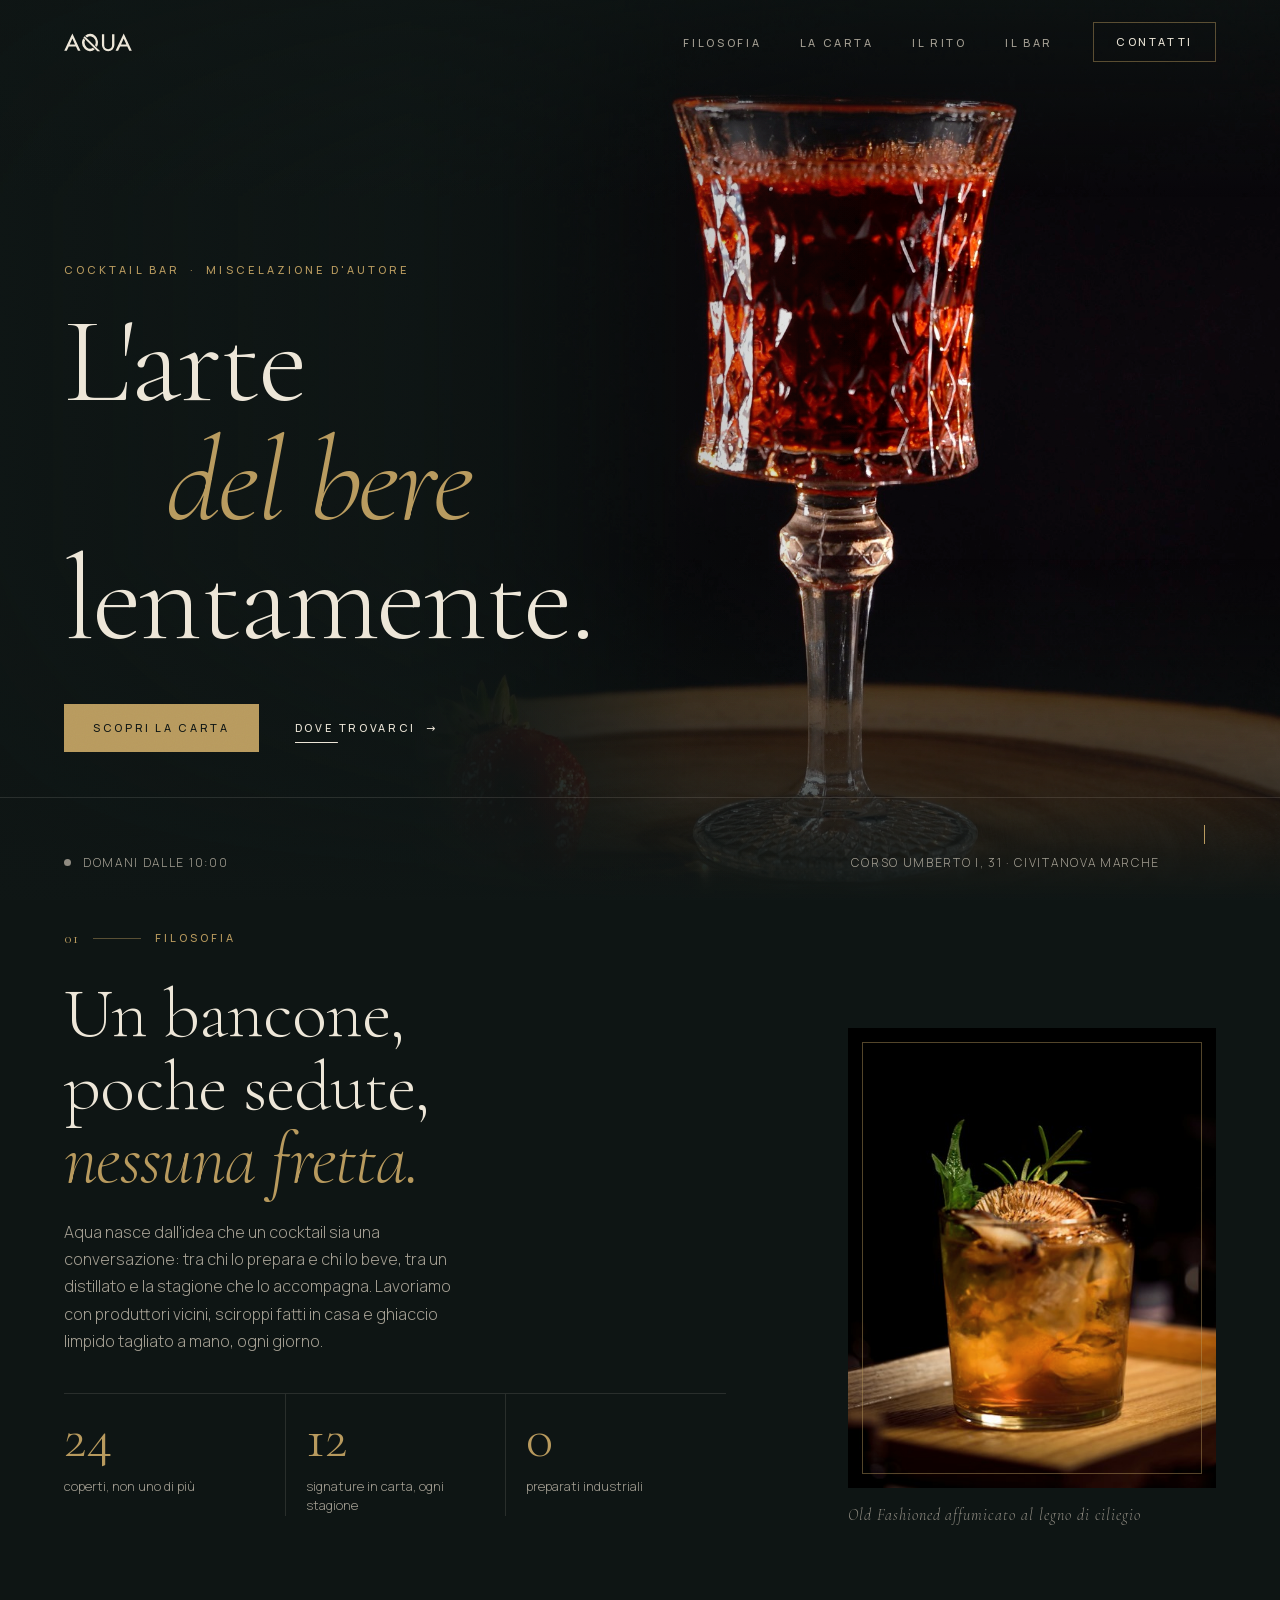
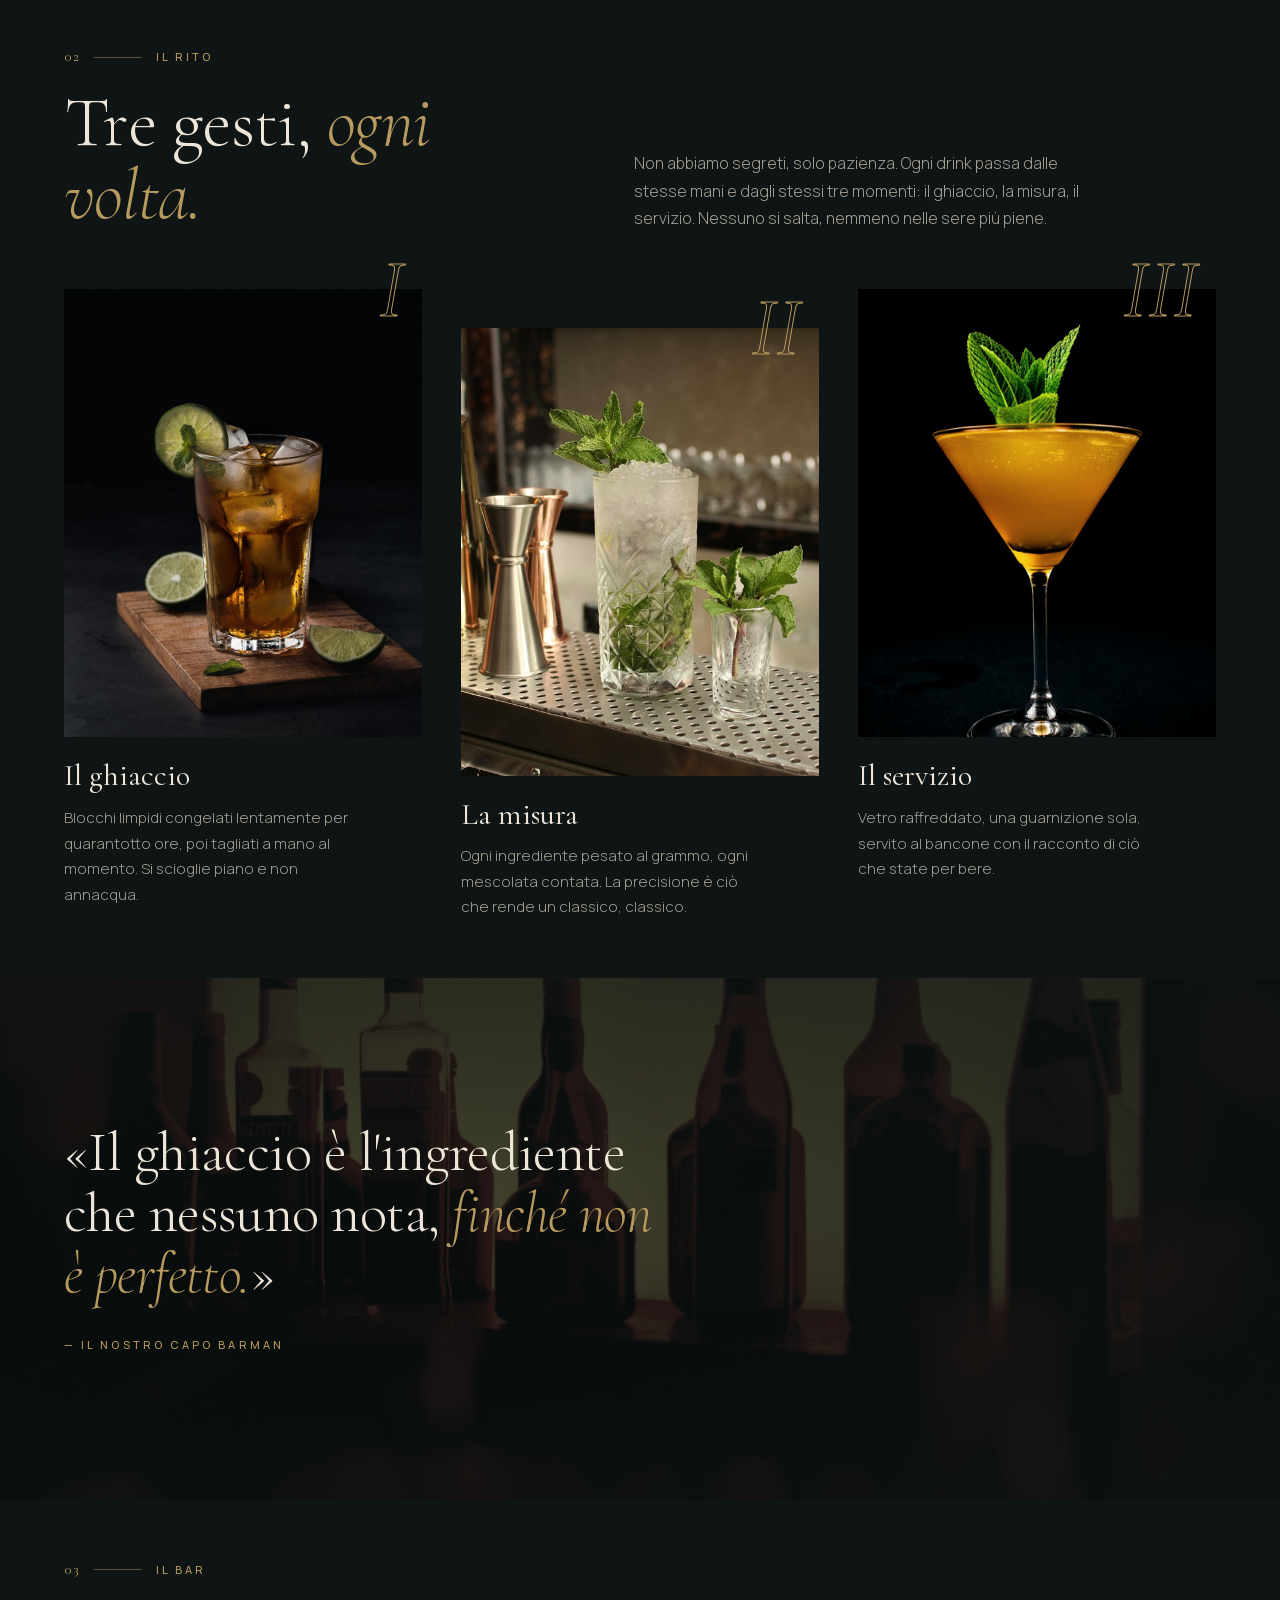
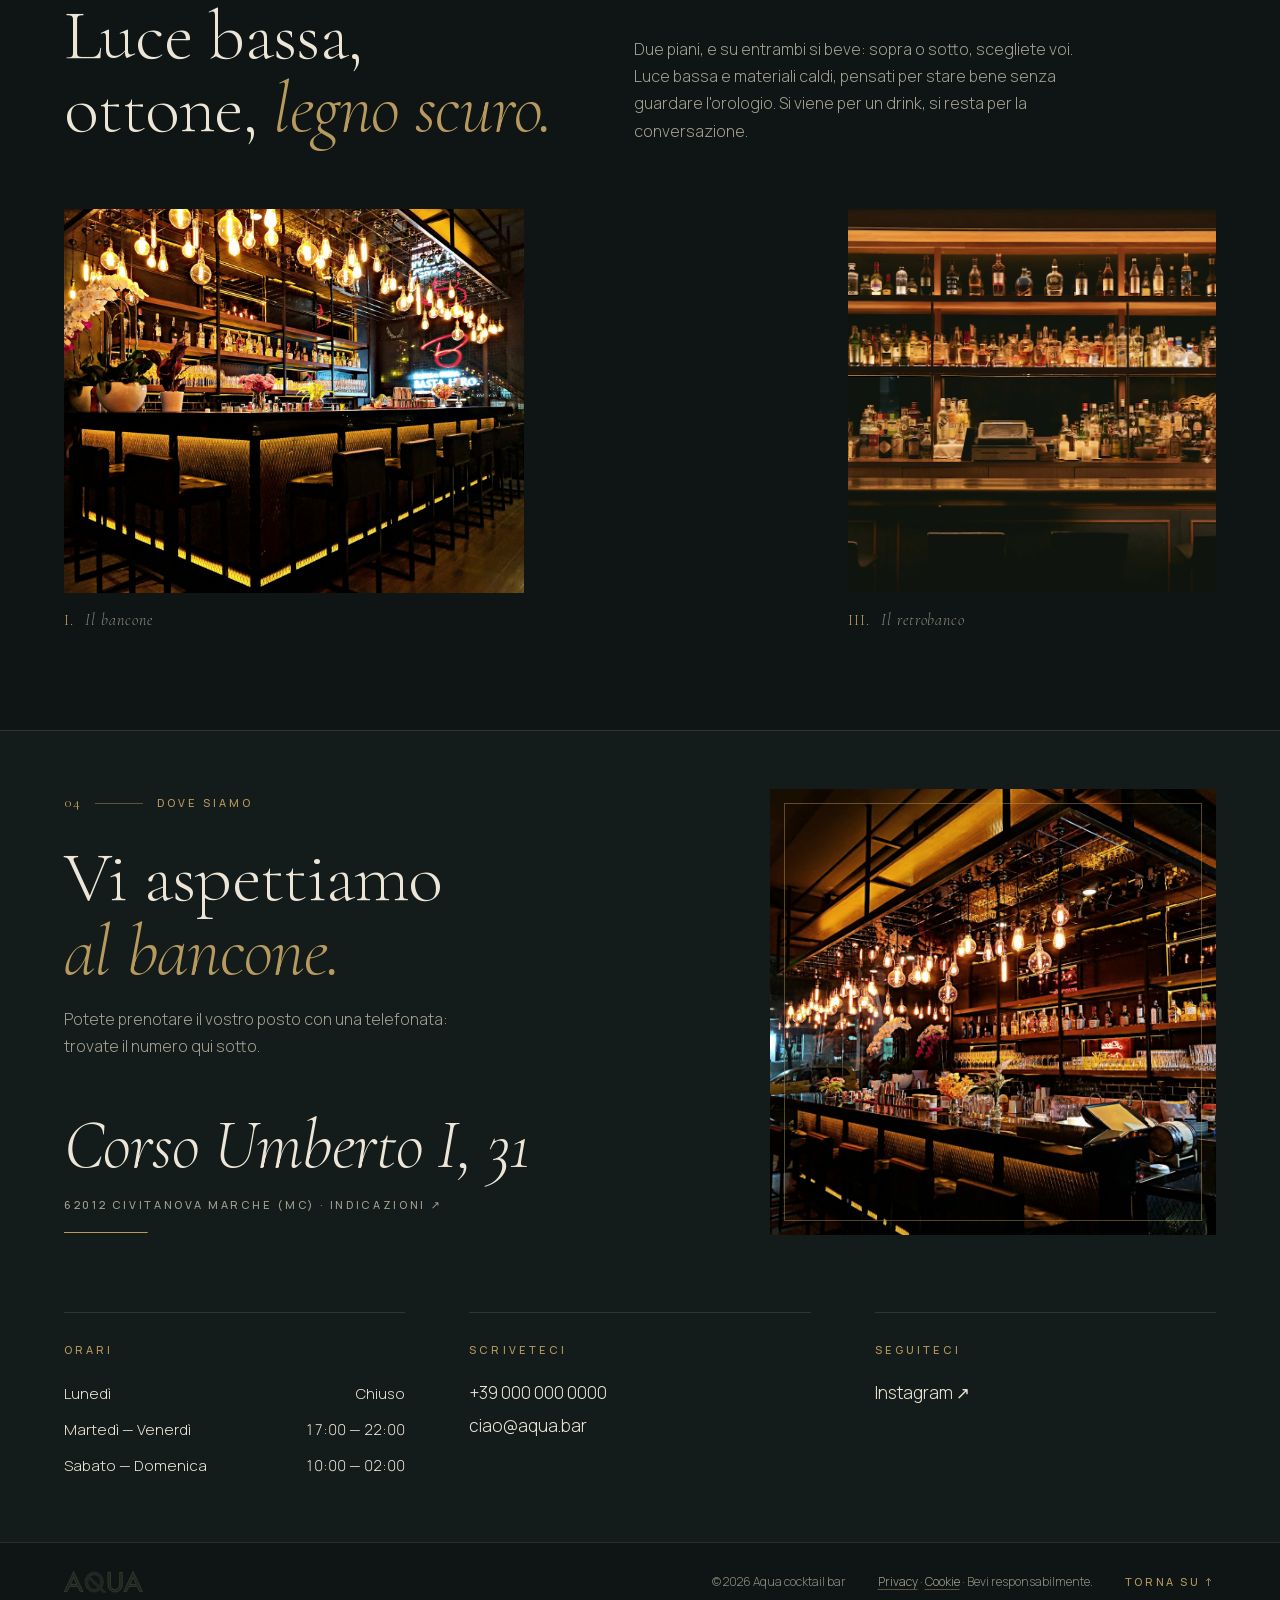
<file: index.html>
<!doctype html>
<html lang="it">
<head>
  <meta charset="utf-8">
  <meta name="viewport" content="width=device-width, initial-scale=1">
  <title>Aqua — Cocktail bar</title>
  <meta name="description" content="Aqua, cocktail bar a Civitanova Marche. Miscelazione d'autore, ghiaccio tagliato a mano e il tempo giusto per goderseli.">
  <meta name="theme-color" content="#0E1514">
  <link rel="icon" href="assets/favicon.svg?v=2" type="image/svg+xml">
  <link rel="apple-touch-icon" href="assets/icons/apple-touch-icon.png?v=2">
  <link rel="manifest" href="manifest.webmanifest?v=2">
  <meta property="og:type" content="website">
  <meta property="og:title" content="Aqua — Cocktail bar">
  <meta property="og:description" content="Miscelazione d'autore, ghiaccio tagliato a mano e il tempo giusto per goderseli.">
  <!-- Link preview for WhatsApp/Facebook: social crawlers do not read data/foto.properties, so the path is written here.
       When the site moves to its own domain, replace https://francescomalaccari98.github.io/aqua-sito/ everywhere. -->
  <meta property="og:image" content="https://francescomalaccari98.github.io/aqua-sito/assets/img/hero-calice-1920.jpg">
  <meta property="og:image:width" content="1920">
  <meta property="og:image:height" content="1440">
  <meta property="og:url" content="https://francescomalaccari98.github.io/aqua-sito/">
  <meta property="og:site_name" content="Aqua cocktail bar">
  <meta property="og:locale" content="it_IT">
  <meta name="twitter:card" content="summary_large_image">
  <link rel="canonical" href="https://francescomalaccari98.github.io/aqua-sito/">
  <!-- Structured data for Google (schema.org BarOrPub). Add "telephone" once the real number is known. -->
  <script type="application/ld+json">
  {
    "@context": "https://schema.org",
    "@type": "BarOrPub",
    "name": "Aqua cocktail bar",
    "url": "https://francescomalaccari98.github.io/aqua-sito/",
    "image": "https://francescomalaccari98.github.io/aqua-sito/assets/img/hero-calice-1920.jpg",
    "description": "Cocktail bar a Civitanova Marche.",
    "address": {
      "@type": "PostalAddress",
      "streetAddress": "Corso Umberto I, 31",
      "postalCode": "62012",
      "addressLocality": "Civitanova Marche",
      "addressRegion": "MC",
      "addressCountry": "IT"
    },
    "acceptsReservations": true,
    "hasMenu": "https://francescomalaccari98.github.io/aqua-sito/carta.html",
    "openingHoursSpecification": [
      { "@type": "OpeningHoursSpecification", "dayOfWeek": ["Tuesday", "Wednesday", "Thursday", "Friday"], "opens": "17:00", "closes": "22:00", "validFrom": "2026-11-26" },
      { "@type": "OpeningHoursSpecification", "dayOfWeek": ["Saturday", "Sunday"], "opens": "10:00", "closes": "02:00", "validFrom": "2026-11-26" }
    ]
  }
  </script>
  <script>
    document.documentElement.classList.add('js');
    // The site always opens at the top, even if the address still contains a #section
    try {
      if ('scrollRestoration' in history) history.scrollRestoration = 'manual';
      if (location.hash) history.replaceState(null, '', location.pathname + location.search);
    } catch (e) {}
    try { if (!sessionStorage.getItem('aqua-intro')) document.documentElement.classList.add('has-intro'); } catch (e) {}
    setTimeout(function () { if (!window.aquaReady) document.documentElement.classList.remove('js', 'has-intro'); }, 4000);
  </script>
  <link rel="preload" href="assets/fonts/cormorant-garamond-latin.woff2" as="font" type="font/woff2" crossorigin>
  <link rel="preload" href="assets/fonts/manrope-latin.woff2" as="font" type="font/woff2" crossorigin>
  <link rel="stylesheet" href="assets/css/fonts.css?v=27">
  <link rel="stylesheet" href="assets/css/style.css?v=40">
</head>
<body>
  <a class="skip" href="#main">Vai al contenuto</a>

  <!-- ============ INTRO (only on the first visit of the browser session) ============ -->
  <div class="intro" aria-hidden="true">
    <!-- First the logo Q, then the word opens up: "A" on the left, "UA" on the right -->
    <svg class="intro__logo" viewBox="146 308 1084 302" focusable="false">
      <g class="intro__word">
        <path class="intro__a" fill-rule="evenodd" d="M150,591 L279,314 L408,591 L368,591 L336,521 L222,521 L190,591 Z M279,394 L321,491 L237,491 Z"/>
        <g class="intro__q"><g transform="translate(428.54 316.94) scale(0.594)"><path d="M91.47,57.81 A211.0,233.0 0 0 1 402.40,362.65 L353.73,314.93 A146.5,166.0 0 0 0 138.77,104.18 Z"/><path d="M38.46,127.02 A211.0,233.0 0 0 0 346.44,428.96 L298.68,382.14 A146.5,166.0 0 0 1 87.98,175.57 Z"/><path d="M79.60,69.99 L493.73,476.00 L418.71,476.00 L42.83,107.49 Z"/></g></g>
        <g class="intro__ua"><path d="M749,326 V500 A99,98 0 0 0 947,500 V326 H910 V500 A62.5,65 0 0 1 785,500 V326 Z"/><path fill-rule="evenodd" d="M966,591 L1095,314 L1224,591 L1184,591 L1152,521 L1038,521 L1006,591 Z M1095,394 L1137,491 L1053,491 Z"/></g>
      </g>
    </svg>
    <span class="intro__line"></span>
  </div>

  <!-- ============ HEADER ============ -->
  <header class="site-header" id="top">
    <div class="site-header__inner">
      <a class="wordmark" href="#top" aria-label="Aqua, torna all'inizio"><svg class="logo" viewBox="0 0 1084 302" aria-hidden="true" focusable="false"><use href="assets/brand/logo.svg#aqua"></use></svg></a>

      <nav class="nav" aria-label="Navigazione principale">
        <ul class="nav__list">
          <li><a href="#filosofia">Filosofia</a></li>
          <li><a href="carta.html">La carta</a></li>
          <li><a href="#rito">Il rito</a></li>
          <li><a href="#bar">Il bar</a></li>
        </ul>
      </nav>

      <a class="btn btn--ghost site-header__cta" href="#contatti">Contatti</a>

      <button class="burger" aria-expanded="false" aria-controls="mobile-menu" aria-label="Apri il menu">
        <span></span><span></span>
      </button>
    </div>
  </header>

  <div class="mobile-menu" id="mobile-menu" hidden>
    <nav aria-label="Menu mobile">
      <ol class="mobile-menu__list">
        <li><a href="#filosofia"><svg class="mobile-menu__ico" aria-hidden="true" focusable="false"><use href="assets/icons/bicchieri.svg#coppa"></use></svg>Filosofia</a></li>
        <li><a href="carta.html"><svg class="mobile-menu__ico" aria-hidden="true" focusable="false"><use href="assets/icons/bicchieri.svg#martini"></use></svg>La carta</a></li>
        <li><a href="#rito"><svg class="mobile-menu__ico" aria-hidden="true" focusable="false"><use href="assets/icons/bicchieri.svg#tumbler"></use></svg>Il rito</a></li>
        <li><a href="#bar"><svg class="mobile-menu__ico" aria-hidden="true" focusable="false"><use href="assets/icons/bicchieri.svg#highball"></use></svg>Il bar</a></li>
        <li><a href="#contatti"><svg class="mobile-menu__ico" aria-hidden="true" focusable="false"><use href="assets/icons/bicchieri.svg#calice"></use></svg>Dove siamo</a></li>
      </ol>
    </nav>
    <div class="mobile-menu__bottom">
      <svg class="mobile-menu__q" viewBox="0 0 488 476" aria-hidden="true" focusable="false"><use href="assets/brand/logo.svg#q"></use></svg>
      <p class="mobile-menu__foot"><span>Corso Umberto I, 31</span><span>Civitanova Marche</span><span data-only-before-opening><span data-open-status>Inaugurazione 26 novembre</span></span></p>
    </div>
  </div>

  <main id="main">

    <!-- ============ HERO ============ -->
    <section class="hero" aria-labelledby="hero-title">
      <div class="hero__media">
        <!-- Video cover image. Every photo on the site is chosen in data/foto.properties -->
        <picture>
          <source media="(max-width: 640px)" data-foto="hero" data-foto-variante="mobile" width="1080" height="1350">
          <img class="hero__still" data-foto="hero" width="1920" height="1440" alt="" fetchpriority="high">
        </picture>
        <!-- Video (Pexels 8449557, Pexels licence): the files are chosen in data/foto.properties (hero.video…).
             The previous video (Pexels 5230368) can be restored from git history, e.g. commit 5d4102d. -->
        <video class="hero__video" muted playsinline preload="none" aria-hidden="true" tabindex="-1"></video>
      </div>

      <div class="hero__content wrap">
        <p class="eyebrow hero__eyebrow" data-hero-step>Cocktail bar<span class="hide-sm"> &nbsp;·&nbsp; Miscelazione d'autore</span></p>
        <h1 class="hero__title" id="hero-title">
          <span class="line"><span data-hero-step>L'arte</span></span>
          <span class="line"><em data-hero-step>del bere</em></span>
          <span class="line"><span data-hero-step>lentamente.</span></span>
        </h1>
        <div class="hero__actions" data-hero-step>
          <a class="btn btn--solid" href="carta.html">Scopri la carta</a>
          <a class="link-arrow" href="#contatti">Dove trovarci <span aria-hidden="true">→</span></a>
        </div>
      </div>

      <div class="hero__meta wrap" data-hero-step>
        <!-- Countdown: hides itself at the opening time and is replaced by the open/closed status -->
        <div class="countdown" data-countdown="2026-11-26T19:00:00+01:00">
          <p class="countdown__label">
            <span class="status__dot" aria-hidden="true"></span>
            <span>Inaugurazione<span class="countdown__date"> · <time datetime="2026-11-26T19:00"><span class="hide-sm">giovedì </span>26 novembre, <span class="hide-sm">ore </span>19:00</time></span></span>
          </p>
          <div class="countdown__units" role="timer" aria-label="Tempo all'inaugurazione">
            <div class="countdown__unit"><span class="countdown__num" data-unit="d">--</span><span class="countdown__cap">giorni</span></div>
            <span class="countdown__sep" aria-hidden="true"></span>
            <div class="countdown__unit"><span class="countdown__num" data-unit="h">--</span><span class="countdown__cap">ore</span></div>
            <span class="countdown__sep" aria-hidden="true"></span>
            <div class="countdown__unit"><span class="countdown__num" data-unit="m">--</span><span class="countdown__cap">minuti</span></div>
            <span class="countdown__sep" aria-hidden="true"></span>
            <div class="countdown__unit"><span class="countdown__num" data-unit="s">--</span><span class="countdown__cap">secondi</span></div>
          </div>
        </div>
        <p class="status" hidden><span class="status__dot" aria-hidden="true"></span><span data-open-status>Stasera dalle 17:00</span></p>
        <p class="hero__address hide-sm">Corso Umberto I, 31 · Civitanova Marche</p>
        <a class="scroll-cue" href="#filosofia" aria-label="Scorri alla sezione Filosofia"><span></span></a>
      </div>
    </section>

    <!-- ============ 01 PHILOSOPHY ============ -->
    <section class="philosophy section" id="filosofia" aria-labelledby="philo-title">
      <div class="wrap philosophy__grid">
        <div class="section-index reveal">
          <span class="section-index__num">01</span>
          <span class="section-index__label">Filosofia</span>
        </div>

        <div class="philosophy__text">
          <h2 class="display reveal" id="philo-title">
            Un bancone, poche sedute, <em>nessuna fretta.</em>
          </h2>
          <p class="lead reveal">
            Aqua nasce dall'idea che un cocktail sia una conversazione: tra chi lo prepara e chi lo beve,
            tra un distillato e la stagione che lo accompagna. Lavoriamo con produttori vicini, sciroppi fatti in casa
            e ghiaccio limpido tagliato a mano, ogni giorno.
          </p>
          <dl class="facts reveal">
            <div><dt data-count="24">24</dt><dd>coperti, non uno di più</dd></div>
            <div><dt data-count="12">12</dt><dd>signature in carta, ogni stagione</dd></div>
            <div><dt data-count="0">0</dt><dd>preparati industriali</dd></div>
          </dl>
        </div>

        <figure class="philosophy__figure reveal">
          <div class="frame">
            <img loading="lazy" data-foto="filosofia" alt="" width="900" height="1125">
          </div>
          <figcaption>Old Fashioned affumicato al legno di ciliegio</figcaption>
        </figure>
      </div>
    </section>

    <!-- ============ 02 THE RITUAL ============ -->
    <section class="ritual section" id="rito" aria-labelledby="ritual-title">
      <div class="wrap">
        <div class="ritual__head">
          <div class="section-index reveal">
            <span class="section-index__num">02</span>
            <span class="section-index__label">Il rito</span>
          </div>
          <h2 class="display reveal" id="ritual-title">Tre gesti, <em>ogni volta.</em></h2>
          <p class="lead reveal">Non abbiamo segreti, solo pazienza. Ogni drink passa dalle stesse mani e dagli stessi tre momenti: il ghiaccio, la misura, il servizio. Nessuno si salta, nemmeno nelle sere più piene.</p>
        </div>

        <ol class="ritual__steps">
          <li class="step reveal">
            <span class="step__num" aria-hidden="true">I</span>
            <div class="frame"><img loading="lazy" data-foto="rito.ghiaccio" alt=""></div>
            <h3 class="step__title">Il ghiaccio</h3>
            <p class="step__text">Blocchi limpidi congelati lentamente per quarantotto ore, poi tagliati a mano al momento. Si scioglie piano e non annacqua.</p>
          </li>
          <li class="step reveal">
            <span class="step__num" aria-hidden="true">II</span>
            <div class="frame"><img loading="lazy" data-foto="rito.misura" alt=""></div>
            <h3 class="step__title">La misura</h3>
            <p class="step__text">Ogni ingrediente pesato al grammo, ogni mescolata contata. La precisione è ciò che rende un classico, classico.</p>
          </li>
          <li class="step reveal">
            <span class="step__num" aria-hidden="true">III</span>
            <div class="frame"><img loading="lazy" data-foto="rito.servizio" alt=""></div>
            <h3 class="step__title">Il servizio</h3>
            <p class="step__text">Vetro raffreddato, una guarnizione sola, servito al bancone con il racconto di ciò che state per bere.</p>
          </li>
        </ol>
      </div>
    </section>

    <!-- ============ QUOTE ============ -->
    <section class="quote" aria-label="Citazione">
      <div class="quote__media" data-parallax>
        <img loading="lazy" data-foto="citazione" alt="">
      </div>
      <blockquote class="quote__text wrap reveal">
        <p>«Il ghiaccio è l'ingrediente che nessuno nota, <em>finché non è perfetto.</em>»</p>
        <footer>— Il nostro capo barman</footer>
      </blockquote>
    </section>

    <!-- ============ 03 THE BAR ============ -->
    <section class="space section" id="bar" aria-labelledby="space-title">
      <div class="wrap">
        <div class="space__head">
          <div class="section-index reveal">
            <span class="section-index__num">03</span>
            <span class="section-index__label">Il bar</span>
          </div>
          <h2 class="display reveal" id="space-title">Luce bassa, ottone, <em>legno scuro.</em></h2>
          <p class="lead reveal">Due piani, e su entrambi si beve: sopra o sotto, scegliete voi. Luce bassa e materiali caldi, pensati per stare bene senza guardare l'orologio. Si viene per un drink, si resta per la conversazione.</p>
        </div>

        <div class="gallery">
          <figure class="gallery__item gallery__item--a reveal">
            <div class="frame"><img loading="lazy" data-foto="bar.bancone" alt=""></div>
            <figcaption><span>I.</span> Il bancone</figcaption>
          </figure>
          <figure class="gallery__item gallery__item--b reveal">
            <div class="frame"><img loading="lazy" data-foto="bar.bottigliera" alt=""></div>
            <figcaption><span>II.</span> La bottigliera</figcaption>
          </figure>
          <figure class="gallery__item gallery__item--c reveal">
            <div class="frame"><img loading="lazy" data-foto="bar.retrobanco" alt=""></div>
            <figcaption><span>III.</span> Il retrobanco</figcaption>
          </figure>
        </div>
      </div>
    </section>

    <!-- ============ 04 WHERE WE ARE (address, hours, contacts) ============ -->
    <section class="visit section" id="contatti" aria-labelledby="visit-title">
      <div class="wrap">
        <div class="visit__grid">
          <div class="visit__main">
            <div class="section-index reveal">
              <span class="section-index__num">04</span>
              <span class="section-index__label">Dove siamo</span>
            </div>
            <h2 class="display reveal" id="visit-title">Vi aspettiamo <em>al bancone.</em></h2>
            <p class="lead reveal">Potete prenotare il vostro posto con una telefonata: trovate il numero qui sotto.</p>

            <a class="address-link reveal" href="https://www.google.com/maps/search/?api=1&amp;query=Corso+Umberto+I+31%2C+62012+Civitanova+Marche+MC" target="_blank" rel="noopener noreferrer">
              <span class="address-link__text">Corso Umberto I, 31</span>
              <span class="address-link__sub"><span class="address-link__city">62012 Civitanova Marche (MC)</span><span class="address-link__sep" aria-hidden="true"> · </span><span class="address-link__go">Indicazioni <span aria-hidden="true">↗</span></span></span>
            </a>
          </div>

          <figure class="visit__figure reveal">
            <div class="frame"><img loading="lazy" data-foto="dove-siamo" alt=""></div>
            <div class="visit__badge" data-only-before-opening>
              <span class="status"><span class="status__dot" aria-hidden="true"></span><span data-open-status>Stasera dalle 17:00</span></span>
            </div>
          </figure>
        </div>

        <div class="visit__info" id="contatti-info">
          <div class="info-block reveal">
            <h3 class="info-block__label">Orari</h3>
            <table class="hours">
              <tbody>
                <tr data-days="1"><th scope="row">Lunedì</th><td>Chiuso</td></tr>
                <tr data-days="2,3,4,5"><th scope="row">Martedì — Venerdì</th><td>17:00 — 22:00</td></tr>
                <tr data-days="6,0"><th scope="row">Sabato — Domenica</th><td>10:00 — 02:00</td></tr>
              </tbody>
            </table>
          </div>

          <div class="info-block reveal">
            <h3 class="info-block__label">Scriveteci</h3>
            <a class="info-link" href="tel:+390000000000">+39 000 000 0000</a>
            <a class="info-link" href="mailto:ciao@aqua.bar">ciao@aqua.bar</a>
          </div>

          <div class="info-block reveal">
            <h3 class="info-block__label">Seguiteci</h3>
            <a class="info-link" href="https://instagram.com/" target="_blank" rel="noopener noreferrer">Instagram ↗</a>
          </div>
        </div>
      </div>
    </section>
  </main>

  <!-- ============ FOOTER ============ -->
  <footer class="site-footer">
    <div class="wrap site-footer__inner">
      <p class="site-footer__mark" aria-hidden="true"><svg viewBox="0 0 1084 302" focusable="false"><use href="assets/brand/logo.svg#aqua"></use></svg></p>
      <p class="site-footer__small">© <span data-year>2026</span> Aqua<span class="hide-sm"> cocktail bar</span></p>
      <p class="site-footer__small site-footer__legal"><a href="privacy.html">Privacy</a> · <a href="privacy.html#cookie">Cookie</a> · Bevi responsabilmente.</p>
      <a class="site-footer__top" href="#top" aria-label="Torna su"><span class="hide-sm">Torna su </span>↑</a>
    </div>
  </footer>

  <div class="grain" aria-hidden="true"></div>
  <script src="assets/js/properties.js?v=2" defer></script>
  <script src="assets/js/main.js?v=38" defer></script>
</body>
</html>
</file>
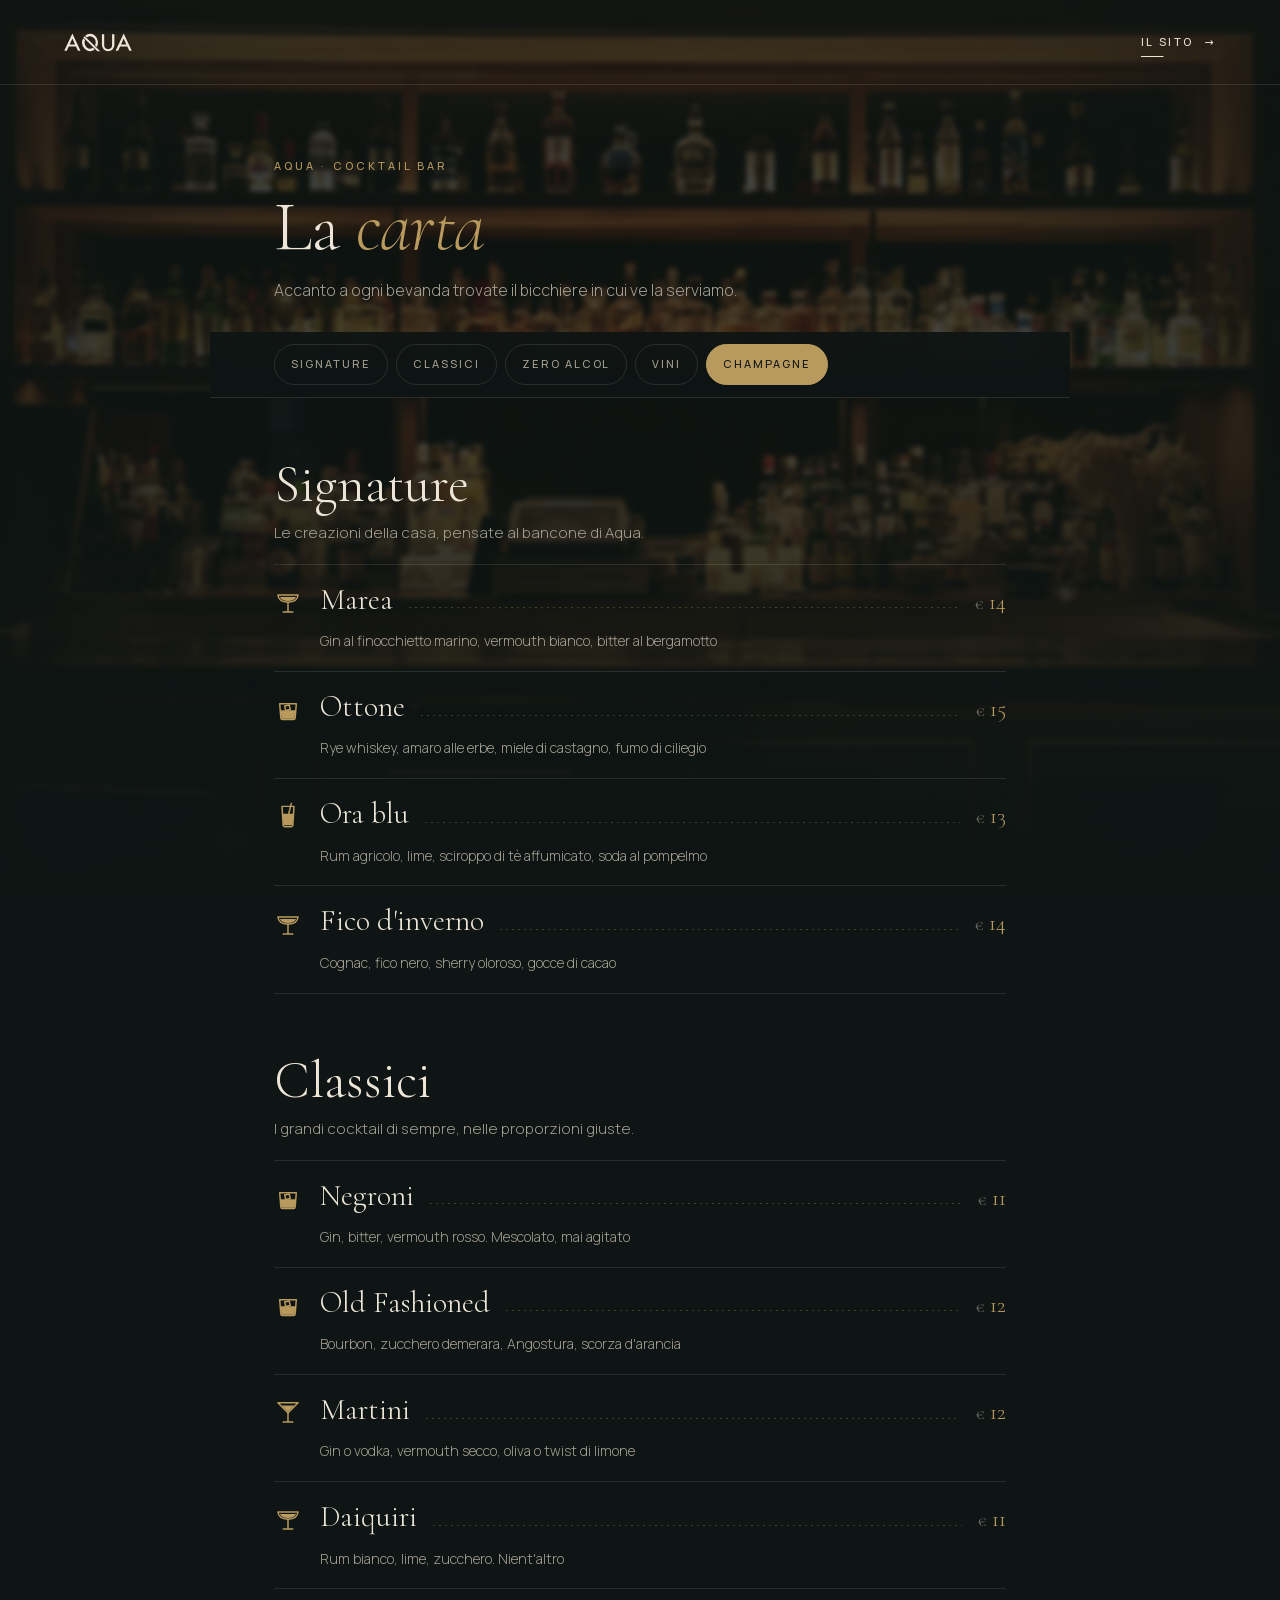
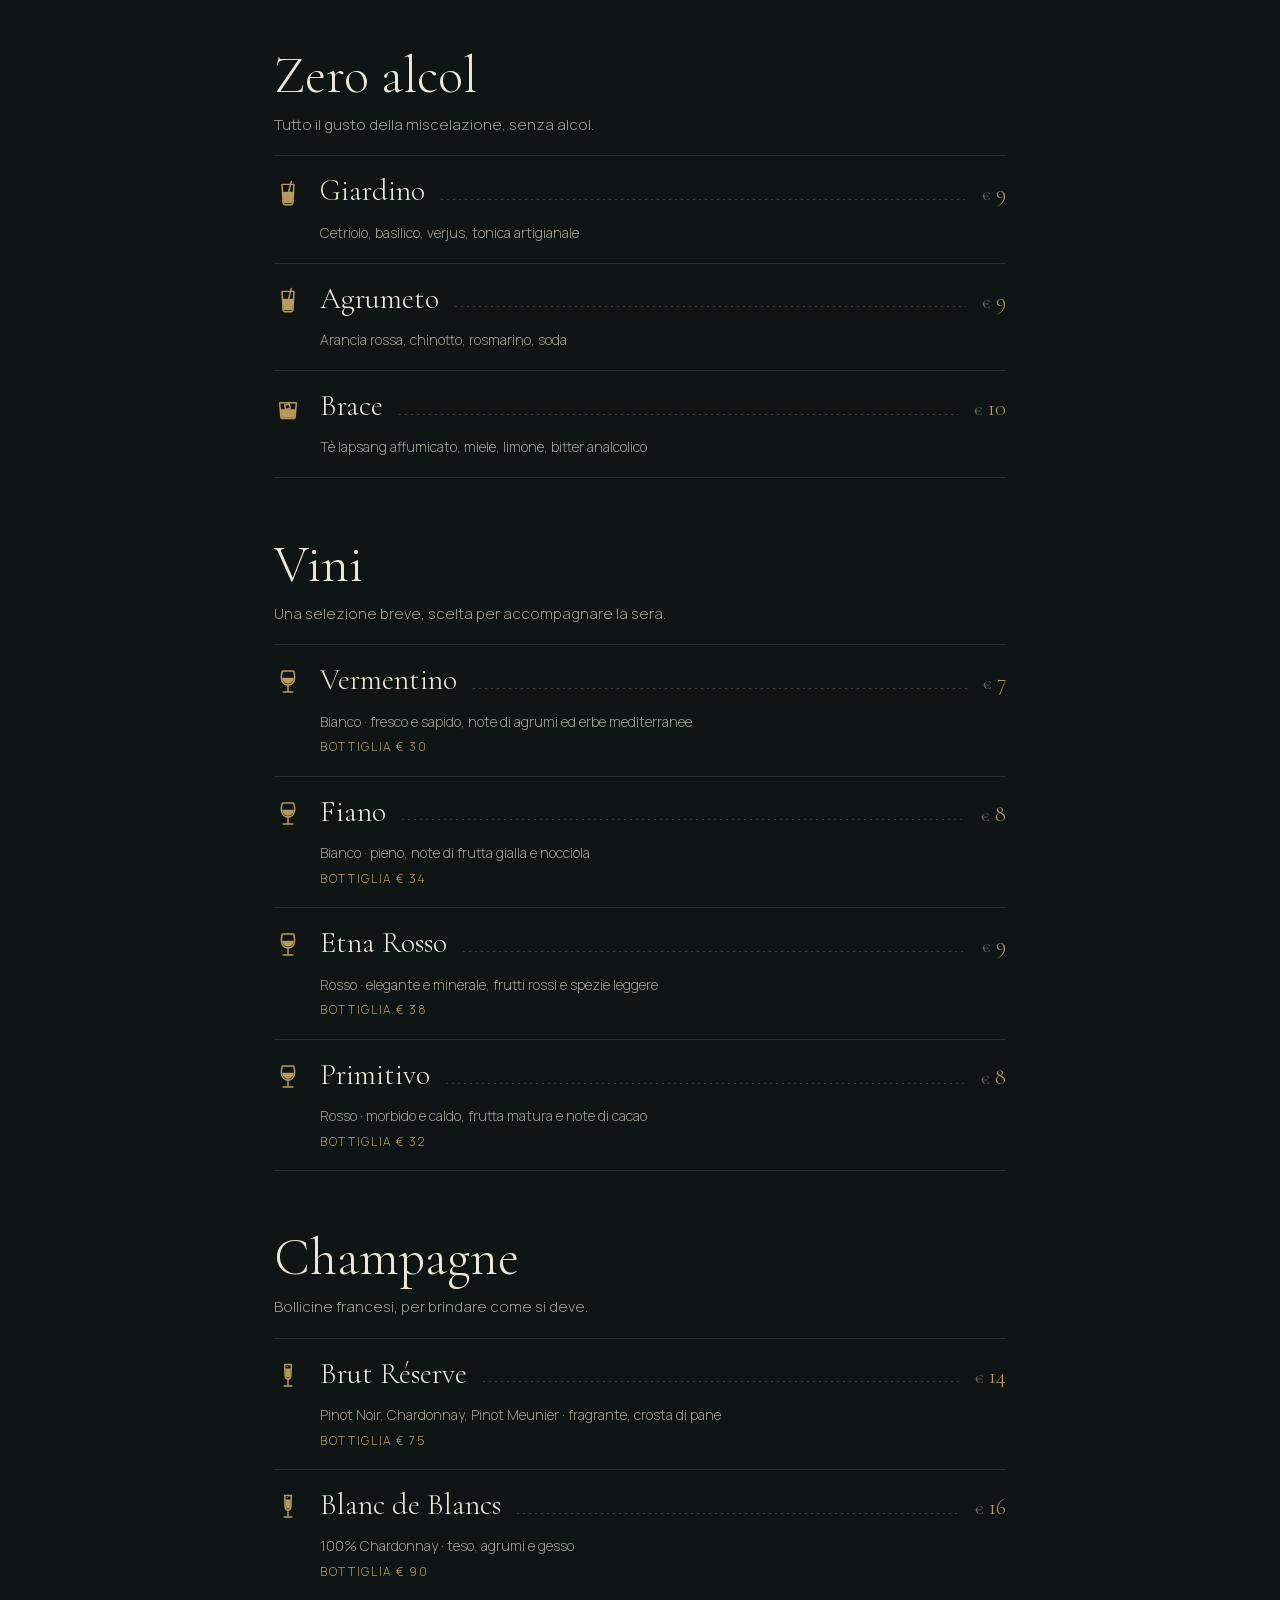
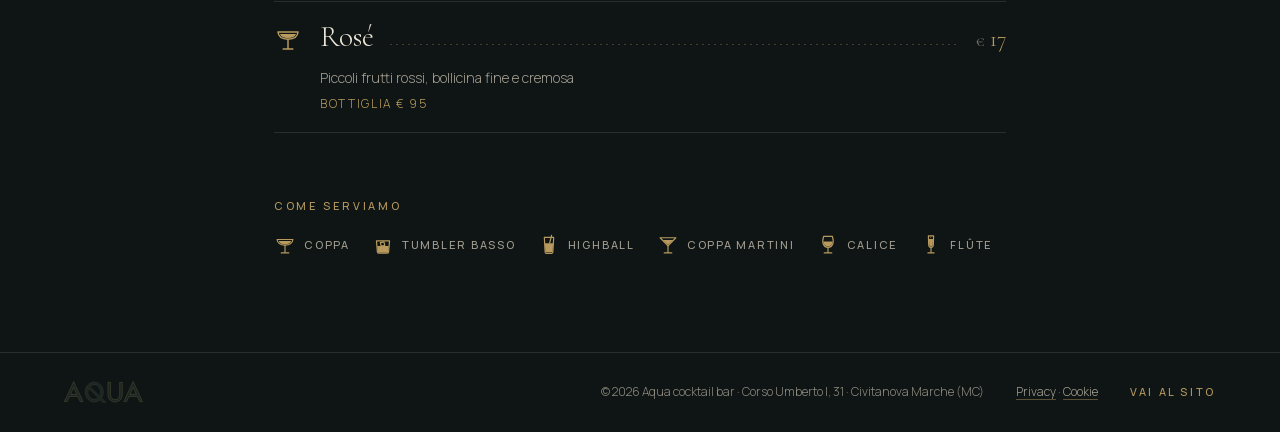
<file: carta.html>
<!doctype html>
<html lang="it">
<head>
  <meta charset="utf-8">
  <meta name="viewport" content="width=device-width, initial-scale=1">
  <title>La carta — Aqua</title>
  <meta name="description" content="La carta delle bevande di Aqua: signature, classici, zero alcol, vini e champagne.">
  <meta name="theme-color" content="#0E1514">
  <link rel="icon" href="assets/favicon.svg?v=2" type="image/svg+xml">
  <link rel="apple-touch-icon" href="assets/icons/apple-touch-icon.png?v=2">
  <link rel="manifest" href="manifest.webmanifest?v=2">
  <!-- Link preview when the menu link is shared (WhatsApp, Facebook…). Replace the domain if it changes. -->
  <meta property="og:type" content="website">
  <meta property="og:site_name" content="Aqua cocktail bar">
  <meta property="og:title" content="La carta — Aqua">
  <meta property="og:description" content="La carta delle bevande di Aqua, cocktail bar a Civitanova Marche.">
  <meta property="og:image" content="https://francescomalaccari98.github.io/aqua-sito/assets/img/foto-edc43d0e7129.jpg">
  <meta property="og:image:width" content="1200">
  <meta property="og:image:height" content="795">
  <meta property="og:url" content="https://francescomalaccari98.github.io/aqua-sito/carta.html">
  <meta property="og:locale" content="it_IT">
  <meta name="twitter:card" content="summary_large_image">
  <link rel="canonical" href="https://francescomalaccari98.github.io/aqua-sito/carta.html">
  <link rel="preload" href="assets/fonts/cormorant-garamond-latin.woff2" as="font" type="font/woff2" crossorigin>
  <link rel="preload" href="assets/fonts/manrope-latin.woff2" as="font" type="font/woff2" crossorigin>
  <link rel="stylesheet" href="assets/css/fonts.css?v=27">
  <link rel="stylesheet" href="assets/css/style.css?v=40">
</head>
<body class="carta-page">
  <a class="skip" href="#contenuto">Vai al contenuto</a>
  <!-- Fixed background behind the menu: the photo is chosen in data/foto.properties (carta.sfondo.foto) -->
  <div class="carta-bg" aria-hidden="true"><img data-foto="carta.sfondo" alt=""></div>

  <header class="legal-top">
    <div class="wrap legal-top__inner">
      <a class="wordmark" href="index.html" aria-label="Aqua, vai al sito"><svg class="logo" viewBox="0 0 1084 302" aria-hidden="true" focusable="false"><use href="assets/brand/logo.svg#aqua"></use></svg></a>
      <a class="link-arrow" href="index.html">Il sito <span aria-hidden="true">→</span></a>
    </div>
  </header>

  <!-- All menu content comes from data/menu.properties (see assets/js/carta.js) -->
  <main id="contenuto" class="carta wrap" data-carta-page>
    <p class="eyebrow">Aqua · Cocktail bar</p>
    <h1 class="display">La <em>carta</em></h1>
    <p class="carta__lead">Accanto a ogni bevanda trovate il bicchiere in cui ve la serviamo.</p>

    <nav class="carta__nav" aria-label="Categorie della carta" data-carta-nav></nav>

    <div data-carta-body>
      <noscript><p class="carta__error">Per vedere la carta serve JavaScript attivo. Chiedete pure al bancone.</p></noscript>
    </div>

    <aside class="carta__info" aria-label="Informazioni">
      <h2>Come serviamo</h2>
      <ul class="legend" data-carta-legend></ul>
    </aside>
  </main>

  <footer class="site-footer">
    <div class="wrap site-footer__inner">
      <p class="site-footer__mark" aria-hidden="true"><svg viewBox="0 0 1084 302" focusable="false"><use href="assets/brand/logo.svg#aqua"></use></svg></p>
      <p class="site-footer__small">© 2026 Aqua<span class="hide-sm"> cocktail bar · Corso Umberto I, 31 · Civitanova Marche (MC)</span></p>
      <p class="site-footer__small site-footer__legal"><a href="privacy.html#privacy">Privacy</a> · <a href="privacy.html#cookie">Cookie</a></p>
      <a class="site-footer__top" href="index.html">Vai al sito</a>
    </div>
  </footer>

  <script src="assets/js/properties.js?v=2" defer></script>
  <script src="assets/js/carta.js?v=31" defer></script>
</body>
</html>
</file>
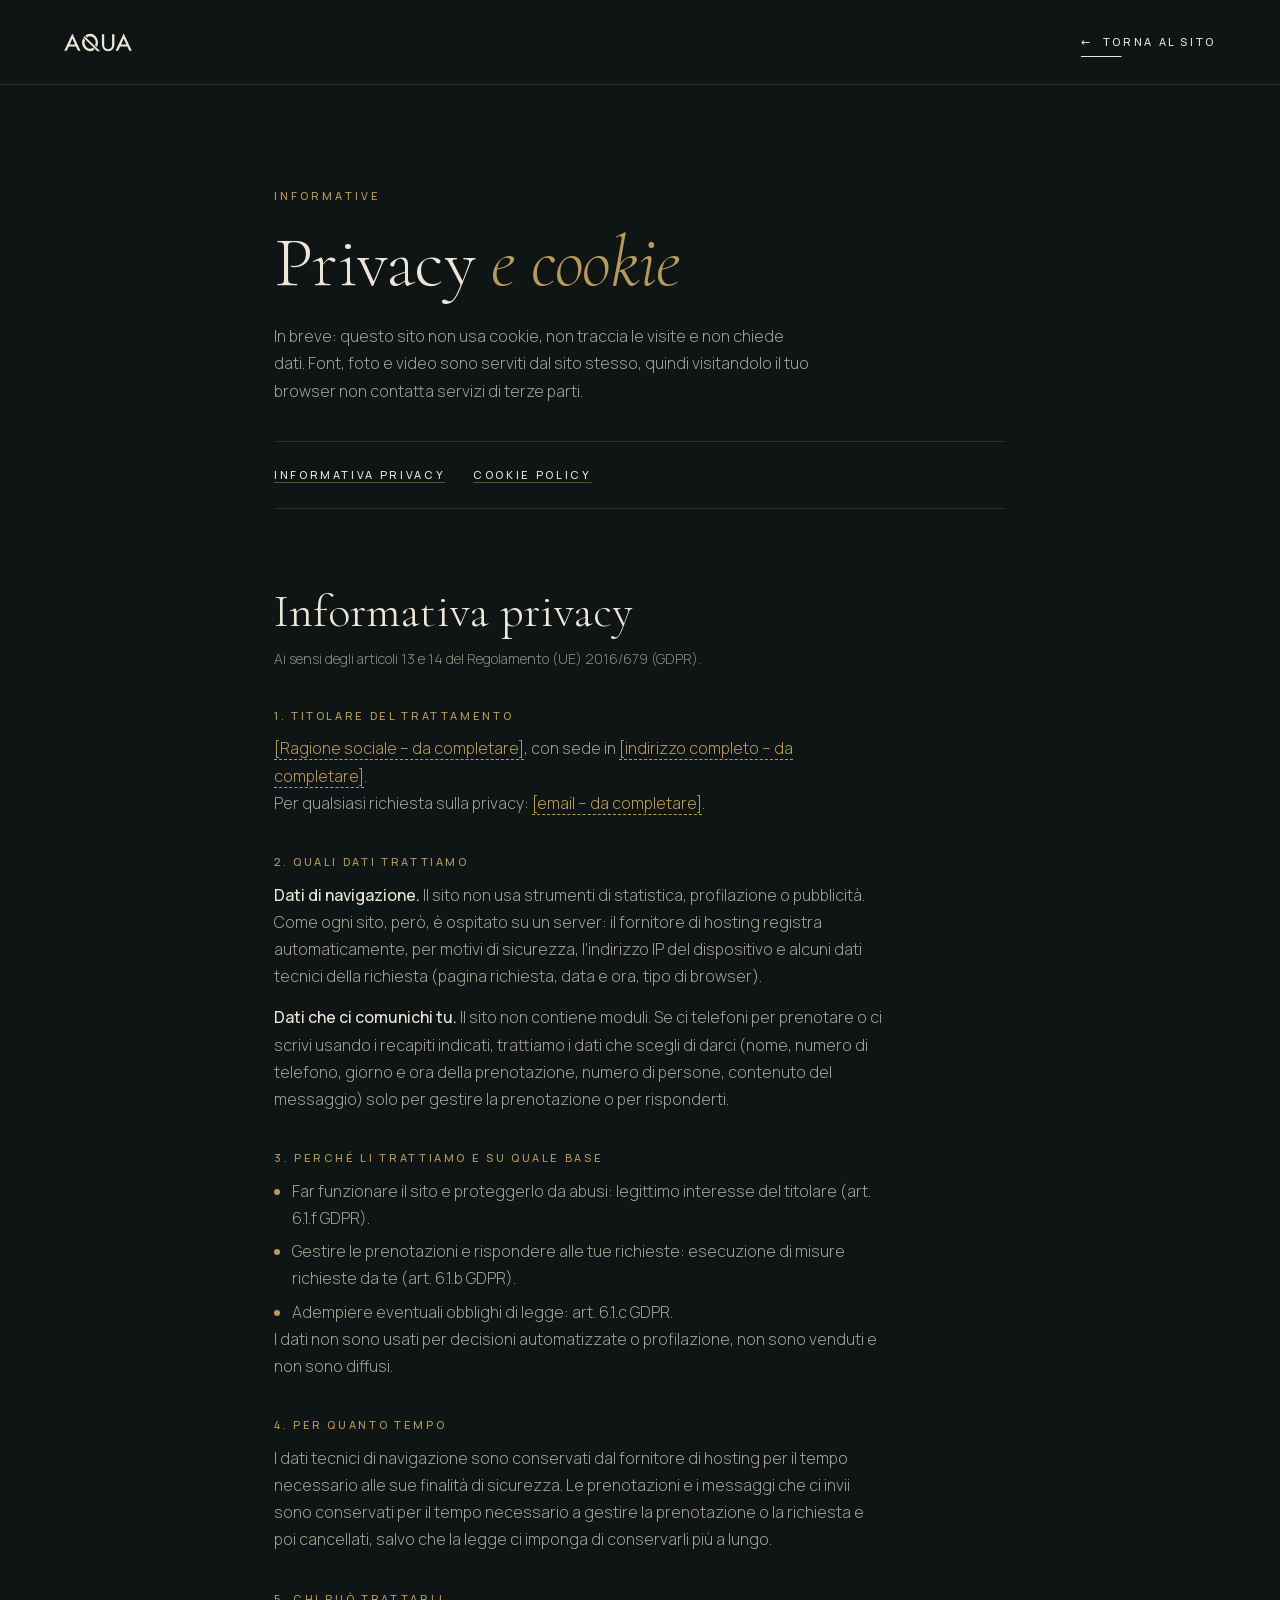
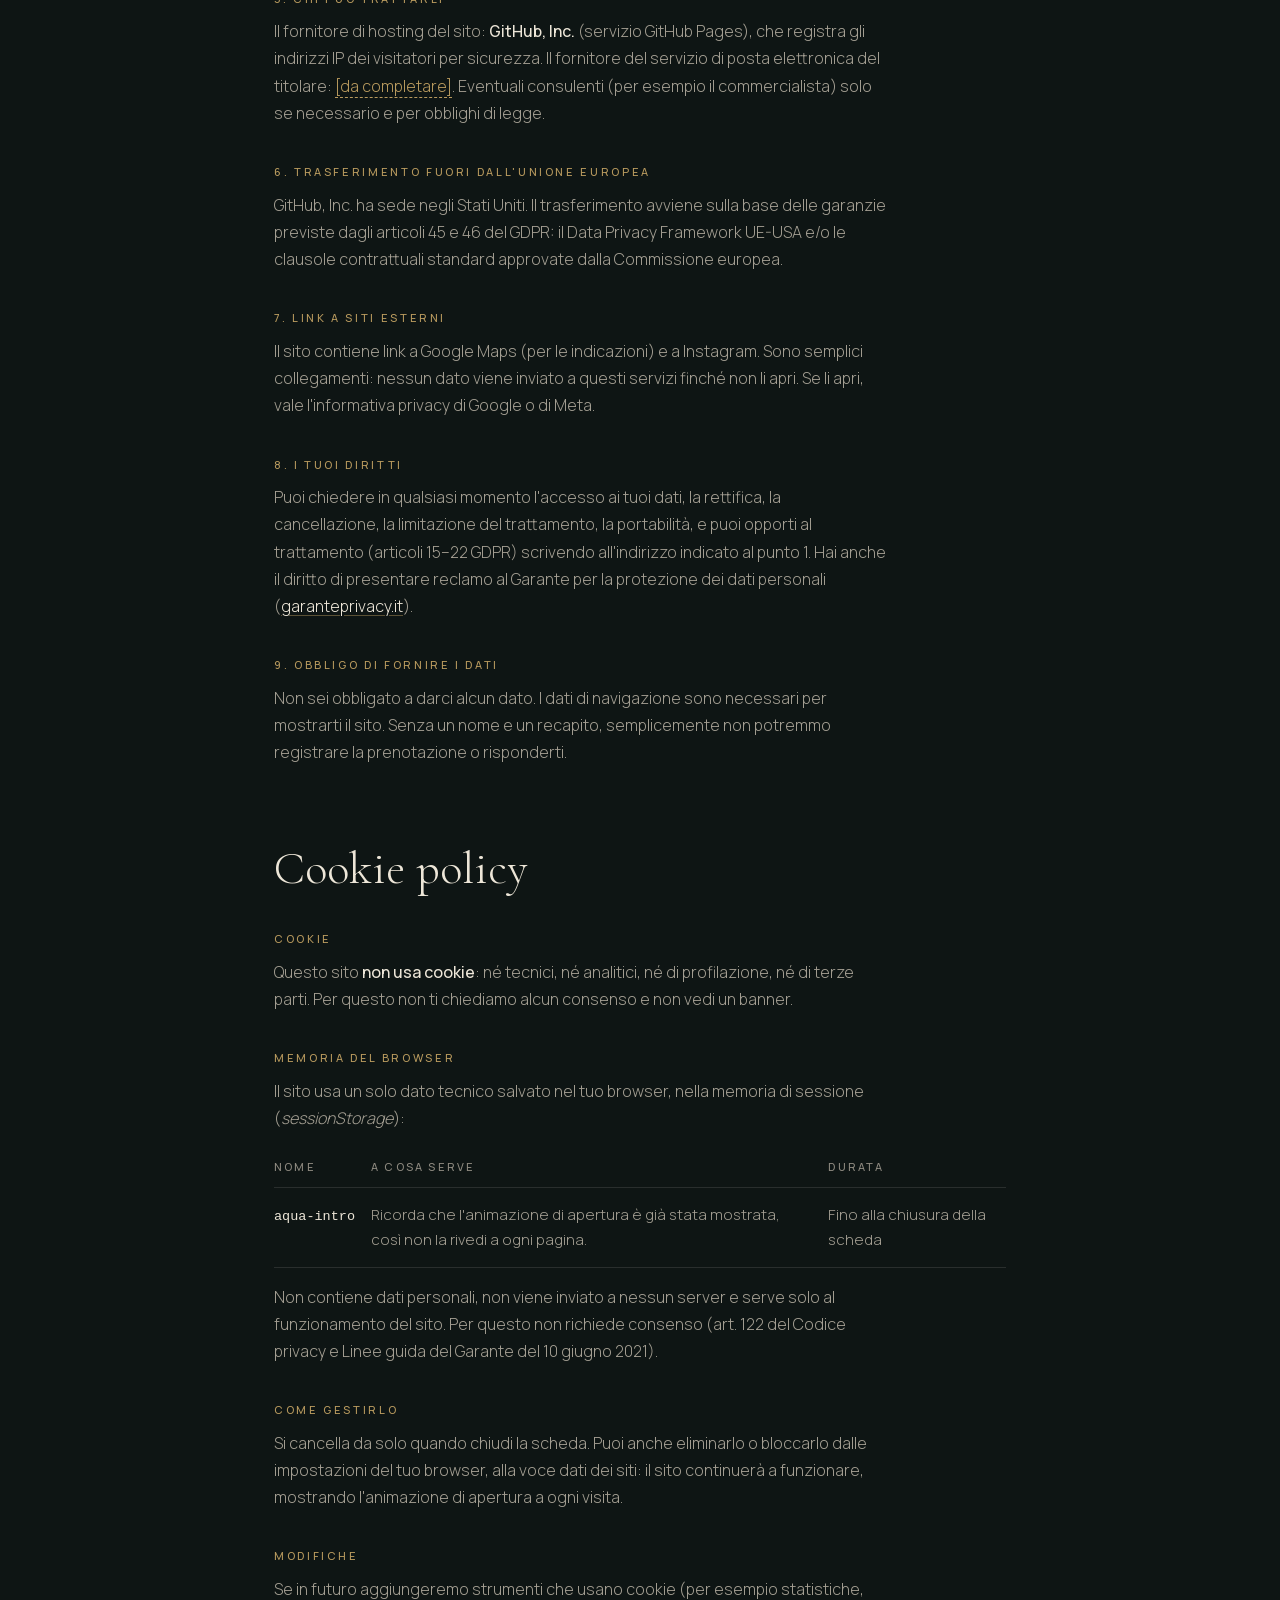
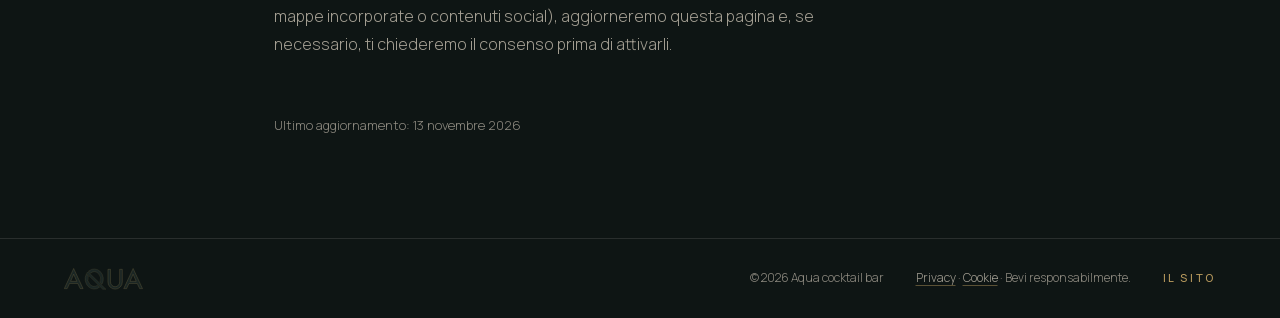
<file: privacy.html>
<!doctype html>
<html lang="it">
<head>
  <meta charset="utf-8">
  <meta name="viewport" content="width=device-width, initial-scale=1">
  <title>Privacy e cookie — Aqua</title>
  <meta name="description" content="Informativa sul trattamento dei dati personali e sull'uso dei cookie del sito di Aqua cocktail bar.">
  <meta name="theme-color" content="#0E1514">
  <link rel="icon" href="assets/favicon.svg?v=2" type="image/svg+xml">
  <link rel="apple-touch-icon" href="assets/icons/apple-touch-icon.png?v=2">
  <link rel="manifest" href="manifest.webmanifest?v=2">
  <link rel="preload" href="assets/fonts/cormorant-garamond-latin.woff2" as="font" type="font/woff2" crossorigin>
  <link rel="preload" href="assets/fonts/manrope-latin.woff2" as="font" type="font/woff2" crossorigin>
  <link rel="stylesheet" href="assets/css/fonts.css?v=27">
  <link rel="stylesheet" href="assets/css/style.css?v=40">
</head>
<body class="legal-page">
  <a class="skip" href="#contenuto">Vai al contenuto</a>

  <header class="legal-top">
    <div class="wrap legal-top__inner">
      <a class="wordmark" href="index.html" aria-label="Aqua, torna al sito"><svg class="logo" viewBox="0 0 1084 302" aria-hidden="true" focusable="false"><use href="assets/brand/logo.svg#aqua"></use></svg></a>
      <a class="link-arrow" href="index.html"><span aria-hidden="true">←</span> Torna al sito</a>
    </div>
  </header>

  <main id="contenuto" class="legal wrap">
    <p class="eyebrow">Informative</p>
    <h1 class="display">Privacy <em>e cookie</em></h1>
    <p class="lead">In breve: questo sito non usa cookie, non traccia le visite e non chiede dati. Font, foto e video sono serviti dal sito stesso, quindi visitandolo il tuo browser non contatta servizi di terze parti.</p>

    <nav class="legal__toc" aria-label="In questa pagina">
      <a href="#privacy">Informativa privacy</a>
      <a href="#cookie">Cookie policy</a>
    </nav>

    <!-- ============ PRIVACY NOTICE (GDPR art. 13) ============ -->
    <section id="privacy" class="legal__section" aria-labelledby="privacy-title">
      <h2 id="privacy-title">Informativa privacy</h2>
      <p class="legal__note">Ai sensi degli articoli 13 e 14 del Regolamento (UE) 2016/679 (GDPR).</p>

      <h3>1. Titolare del trattamento</h3>
      <p>
        <mark class="todo">[Ragione sociale – da completare]</mark>, con sede in <mark class="todo">[indirizzo completo – da completare]</mark>.<br>
        Per qualsiasi richiesta sulla privacy: <mark class="todo">[email – da completare]</mark>.
      </p>

      <h3>2. Quali dati trattiamo</h3>
      <p><strong>Dati di navigazione.</strong> Il sito non usa strumenti di statistica, profilazione o pubblicità. Come ogni sito, però, è ospitato su un server: il fornitore di hosting registra automaticamente, per motivi di sicurezza, l'indirizzo IP del dispositivo e alcuni dati tecnici della richiesta (pagina richiesta, data e ora, tipo di browser).</p>
      <p><strong>Dati che ci comunichi tu.</strong> Il sito non contiene moduli. Se ci telefoni per prenotare o ci scrivi usando i recapiti indicati, trattiamo i dati che scegli di darci (nome, numero di telefono, giorno e ora della prenotazione, numero di persone, contenuto del messaggio) solo per gestire la prenotazione o per risponderti.</p>

      <h3>3. Perché li trattiamo e su quale base</h3>
      <ul class="legal__list">
        <li>Far funzionare il sito e proteggerlo da abusi: legittimo interesse del titolare (art. 6.1.f GDPR).</li>
        <li>Gestire le prenotazioni e rispondere alle tue richieste: esecuzione di misure richieste da te (art. 6.1.b GDPR).</li>
        <li>Adempiere eventuali obblighi di legge: art. 6.1.c GDPR.</li>
      </ul>
      <p>I dati non sono usati per decisioni automatizzate o profilazione, non sono venduti e non sono diffusi.</p>

      <h3>4. Per quanto tempo</h3>
      <p>I dati tecnici di navigazione sono conservati dal fornitore di hosting per il tempo necessario alle sue finalità di sicurezza. Le prenotazioni e i messaggi che ci invii sono conservati per il tempo necessario a gestire la prenotazione o la richiesta e poi cancellati, salvo che la legge ci imponga di conservarli più a lungo.</p>

      <h3>5. Chi può trattarli</h3>
      <p>
        Il fornitore di hosting del sito: <strong>GitHub, Inc.</strong> (servizio GitHub Pages), che registra gli indirizzi IP dei visitatori per sicurezza.
        Il fornitore del servizio di posta elettronica del titolare: <mark class="todo">[da completare]</mark>.
        Eventuali consulenti (per esempio il commercialista) solo se necessario e per obblighi di legge.
      </p>

      <h3>6. Trasferimento fuori dall'Unione europea</h3>
      <p>GitHub, Inc. ha sede negli Stati Uniti. Il trasferimento avviene sulla base delle garanzie previste dagli articoli 45 e 46 del GDPR: il Data Privacy Framework UE-USA e/o le clausole contrattuali standard approvate dalla Commissione europea.</p>

      <h3>7. Link a siti esterni</h3>
      <p>Il sito contiene link a Google Maps (per le indicazioni) e a Instagram. Sono semplici collegamenti: nessun dato viene inviato a questi servizi finché non li apri. Se li apri, vale l'informativa privacy di Google o di Meta.</p>

      <h3>8. I tuoi diritti</h3>
      <p>Puoi chiedere in qualsiasi momento l'accesso ai tuoi dati, la rettifica, la cancellazione, la limitazione del trattamento, la portabilità, e puoi opporti al trattamento (articoli 15–22 GDPR) scrivendo all'indirizzo indicato al punto 1. Hai anche il diritto di presentare reclamo al Garante per la protezione dei dati personali (<a href="https://www.garanteprivacy.it" target="_blank" rel="noopener noreferrer">garanteprivacy.it</a>).</p>

      <h3>9. Obbligo di fornire i dati</h3>
      <p>Non sei obbligato a darci alcun dato. I dati di navigazione sono necessari per mostrarti il sito. Senza un nome e un recapito, semplicemente non potremmo registrare la prenotazione o risponderti.</p>
    </section>

    <!-- ============ COOKIE POLICY ============ -->
    <section id="cookie" class="legal__section" aria-labelledby="cookie-title">
      <h2 id="cookie-title">Cookie policy</h2>

      <h3>Cookie</h3>
      <p>Questo sito <strong>non usa cookie</strong>: né tecnici, né analitici, né di profilazione, né di terze parti. Per questo non ti chiediamo alcun consenso e non vedi un banner.</p>

      <h3>Memoria del browser</h3>
      <p>Il sito usa un solo dato tecnico salvato nel tuo browser, nella memoria di sessione (<em>sessionStorage</em>):</p>
      <div class="legal__table-wrap">
        <table class="legal__table">
          <thead><tr><th scope="col">Nome</th><th scope="col">A cosa serve</th><th scope="col">Durata</th></tr></thead>
          <tbody>
            <tr><td data-label="Nome"><code>aqua-intro</code></td><td data-label="A cosa serve">Ricorda che l'animazione di apertura è già stata mostrata, così non la rivedi a ogni pagina.</td><td data-label="Durata">Fino alla chiusura della scheda</td></tr>
          </tbody>
        </table>
      </div>
      <p>Non contiene dati personali, non viene inviato a nessun server e serve solo al funzionamento del sito. Per questo non richiede consenso (art. 122 del Codice privacy e Linee guida del Garante del 10 giugno 2021).</p>

      <h3>Come gestirlo</h3>
      <p>Si cancella da solo quando chiudi la scheda. Puoi anche eliminarlo o bloccarlo dalle impostazioni del tuo browser, alla voce dati dei siti: il sito continuerà a funzionare, mostrando l'animazione di apertura a ogni visita.</p>

      <h3>Modifiche</h3>
      <p>Se in futuro aggiungeremo strumenti che usano cookie (per esempio statistiche, mappe incorporate o contenuti social), aggiorneremo questa pagina e, se necessario, ti chiederemo il consenso prima di attivarli.</p>
    </section>

    <p class="legal__updated">Ultimo aggiornamento: 13 novembre 2026</p>
  </main>

  <footer class="site-footer">
    <div class="wrap site-footer__inner">
      <p class="site-footer__mark" aria-hidden="true"><svg viewBox="0 0 1084 302" focusable="false"><use href="assets/brand/logo.svg#aqua"></use></svg></p>
      <p class="site-footer__small">© 2026 Aqua<span class="hide-sm"> cocktail bar</span></p>
      <p class="site-footer__small site-footer__legal"><a href="privacy.html#privacy">Privacy</a> · <a href="privacy.html#cookie">Cookie</a> · Bevi responsabilmente.</p>
      <a class="site-footer__top" href="index.html">Il sito</a>
    </div>
  </footer>
</body>
</html>
</file>
<file: assets/css/fonts.css>
/* Fonts are served by the site itself (no request to Google, so no visitor IPs reach third parties).
   Cormorant Garamond and Manrope, SIL Open Font License 1.1. */

@font-face {
  font-family: 'Cormorant Garamond';
  font-style: italic;
  font-weight: 300;
  font-display: swap;
  src: url(../fonts/cormorant-garamond-italic-latin-ext.woff2) format('woff2');
  unicode-range: U+0100-02BA, U+02BD-02C5, U+02C7-02CC, U+02CE-02D7, U+02DD-02FF, U+0304, U+0308, U+0329, U+1D00-1DBF, U+1E00-1E9F, U+1EF2-1EFF, U+2020, U+20A0-20AB, U+20AD-20C4, U+2113, U+2C60-2C7F, U+A720-A7FF;
}

@font-face {
  font-family: 'Cormorant Garamond';
  font-style: italic;
  font-weight: 300;
  font-display: swap;
  src: url(../fonts/cormorant-garamond-italic-latin.woff2) format('woff2');
  unicode-range: U+0000-00FF, U+0131, U+0152-0153, U+02BB-02BC, U+02C6, U+02DA, U+02DC, U+0304, U+0308, U+0329, U+2000-206F, U+20AC, U+2122, U+2191, U+2193, U+2212, U+2215, U+FEFF, U+FFFD;
}

@font-face {
  font-family: 'Cormorant Garamond';
  font-style: italic;
  font-weight: 400;
  font-display: swap;
  src: url(../fonts/cormorant-garamond-italic-latin-ext.woff2) format('woff2');
  unicode-range: U+0100-02BA, U+02BD-02C5, U+02C7-02CC, U+02CE-02D7, U+02DD-02FF, U+0304, U+0308, U+0329, U+1D00-1DBF, U+1E00-1E9F, U+1EF2-1EFF, U+2020, U+20A0-20AB, U+20AD-20C4, U+2113, U+2C60-2C7F, U+A720-A7FF;
}

@font-face {
  font-family: 'Cormorant Garamond';
  font-style: italic;
  font-weight: 400;
  font-display: swap;
  src: url(../fonts/cormorant-garamond-italic-latin.woff2) format('woff2');
  unicode-range: U+0000-00FF, U+0131, U+0152-0153, U+02BB-02BC, U+02C6, U+02DA, U+02DC, U+0304, U+0308, U+0329, U+2000-206F, U+20AC, U+2122, U+2191, U+2193, U+2212, U+2215, U+FEFF, U+FFFD;
}

@font-face {
  font-family: 'Cormorant Garamond';
  font-style: normal;
  font-weight: 300;
  font-display: swap;
  src: url(../fonts/cormorant-garamond-latin-ext.woff2) format('woff2');
  unicode-range: U+0100-02BA, U+02BD-02C5, U+02C7-02CC, U+02CE-02D7, U+02DD-02FF, U+0304, U+0308, U+0329, U+1D00-1DBF, U+1E00-1E9F, U+1EF2-1EFF, U+2020, U+20A0-20AB, U+20AD-20C4, U+2113, U+2C60-2C7F, U+A720-A7FF;
}

@font-face {
  font-family: 'Cormorant Garamond';
  font-style: normal;
  font-weight: 300;
  font-display: swap;
  src: url(../fonts/cormorant-garamond-latin.woff2) format('woff2');
  unicode-range: U+0000-00FF, U+0131, U+0152-0153, U+02BB-02BC, U+02C6, U+02DA, U+02DC, U+0304, U+0308, U+0329, U+2000-206F, U+20AC, U+2122, U+2191, U+2193, U+2212, U+2215, U+FEFF, U+FFFD;
}

@font-face {
  font-family: 'Cormorant Garamond';
  font-style: normal;
  font-weight: 400;
  font-display: swap;
  src: url(../fonts/cormorant-garamond-latin-ext.woff2) format('woff2');
  unicode-range: U+0100-02BA, U+02BD-02C5, U+02C7-02CC, U+02CE-02D7, U+02DD-02FF, U+0304, U+0308, U+0329, U+1D00-1DBF, U+1E00-1E9F, U+1EF2-1EFF, U+2020, U+20A0-20AB, U+20AD-20C4, U+2113, U+2C60-2C7F, U+A720-A7FF;
}

@font-face {
  font-family: 'Cormorant Garamond';
  font-style: normal;
  font-weight: 400;
  font-display: swap;
  src: url(../fonts/cormorant-garamond-latin.woff2) format('woff2');
  unicode-range: U+0000-00FF, U+0131, U+0152-0153, U+02BB-02BC, U+02C6, U+02DA, U+02DC, U+0304, U+0308, U+0329, U+2000-206F, U+20AC, U+2122, U+2191, U+2193, U+2212, U+2215, U+FEFF, U+FFFD;
}

@font-face {
  font-family: 'Manrope';
  font-style: normal;
  font-weight: 300;
  font-display: swap;
  src: url(../fonts/manrope-latin-ext.woff2) format('woff2');
  unicode-range: U+0100-02BA, U+02BD-02C5, U+02C7-02CC, U+02CE-02D7, U+02DD-02FF, U+0304, U+0308, U+0329, U+1D00-1DBF, U+1E00-1E9F, U+1EF2-1EFF, U+2020, U+20A0-20AB, U+20AD-20C4, U+2113, U+2C60-2C7F, U+A720-A7FF;
}

@font-face {
  font-family: 'Manrope';
  font-style: normal;
  font-weight: 300;
  font-display: swap;
  src: url(../fonts/manrope-latin.woff2) format('woff2');
  unicode-range: U+0000-00FF, U+0131, U+0152-0153, U+02BB-02BC, U+02C6, U+02DA, U+02DC, U+0304, U+0308, U+0329, U+2000-206F, U+20AC, U+2122, U+2191, U+2193, U+2212, U+2215, U+FEFF, U+FFFD;
}

@font-face {
  font-family: 'Manrope';
  font-style: normal;
  font-weight: 400;
  font-display: swap;
  src: url(../fonts/manrope-latin-ext.woff2) format('woff2');
  unicode-range: U+0100-02BA, U+02BD-02C5, U+02C7-02CC, U+02CE-02D7, U+02DD-02FF, U+0304, U+0308, U+0329, U+1D00-1DBF, U+1E00-1E9F, U+1EF2-1EFF, U+2020, U+20A0-20AB, U+20AD-20C4, U+2113, U+2C60-2C7F, U+A720-A7FF;
}

@font-face {
  font-family: 'Manrope';
  font-style: normal;
  font-weight: 400;
  font-display: swap;
  src: url(../fonts/manrope-latin.woff2) format('woff2');
  unicode-range: U+0000-00FF, U+0131, U+0152-0153, U+02BB-02BC, U+02C6, U+02DA, U+02DC, U+0304, U+0308, U+0329, U+2000-206F, U+20AC, U+2122, U+2191, U+2193, U+2212, U+2215, U+FEFF, U+FFFD;
}

@font-face {
  font-family: 'Manrope';
  font-style: normal;
  font-weight: 500;
  font-display: swap;
  src: url(../fonts/manrope-latin-ext.woff2) format('woff2');
  unicode-range: U+0100-02BA, U+02BD-02C5, U+02C7-02CC, U+02CE-02D7, U+02DD-02FF, U+0304, U+0308, U+0329, U+1D00-1DBF, U+1E00-1E9F, U+1EF2-1EFF, U+2020, U+20A0-20AB, U+20AD-20C4, U+2113, U+2C60-2C7F, U+A720-A7FF;
}

@font-face {
  font-family: 'Manrope';
  font-style: normal;
  font-weight: 500;
  font-display: swap;
  src: url(../fonts/manrope-latin.woff2) format('woff2');
  unicode-range: U+0000-00FF, U+0131, U+0152-0153, U+02BB-02BC, U+02C6, U+02DA, U+02DC, U+0304, U+0308, U+0329, U+2000-206F, U+20AC, U+2122, U+2191, U+2193, U+2212, U+2215, U+FEFF, U+FFFD;
}
</file>
<file: assets/css/style.css>
/* ==========================================================================
   Aqua — main stylesheet (design direction "Brass night")
   Shared by index.html, carta.html and privacy.html.
   ========================================================================== */

:root {
  /* Colour palette */
  --ink:        #0E1514;   /* main background, green-black */
  --ink-2:      #131C1A;   /* raised surfaces */
  --ink-3:      #1B2624;   /* panels, inputs */
  --brass:      #B89A5E;   /* brass, the only accent colour */
  --brass-soft: #8F7848;
  --ivory:      #EDE6D8;   /* main text */
  --stone:      #A39E92;   /* secondary text */
  --mute:       #8E8A80;   /* captions, WCAG AA contrast on every background */
  --line:       rgba(237, 230, 216, .12);
  --line-brass: rgba(184, 154, 94, .45);
  --danger:     #D98B73;

  /* Typography */
  --serif: "Cormorant Garamond", "Times New Roman", serif;
  --sans:  "Manrope", system-ui, -apple-system, sans-serif;

  /* Sizes */
  --wrap: 1320px;
  --gutter: clamp(20px, 5vw, 64px);
  --section-y: clamp(40px, 4.5vw, 70px);

  /* Motion */
  --ease: cubic-bezier(.22, .61, .36, 1);
  --ease-out: cubic-bezier(.16, 1, .3, 1);
}

/* ---------- Minimal reset ---------- */
*, *::before, *::after { box-sizing: border-box; }
html { -webkit-text-size-adjust: 100%; scroll-behavior: smooth; scroll-padding-top: 88px; }
body {
  margin: 0;
  background: var(--ink);
  color: var(--ivory);
  font-family: var(--sans);
  font-size: 16px;
  font-weight: 300;
  line-height: 1.7;
  -webkit-font-smoothing: antialiased;
  -moz-osx-font-smoothing: grayscale;
  overflow-x: hidden;
}
img { display: block; max-width: 100%; height: auto; }
a { color: inherit; text-decoration: none; }
button, input, select, textarea { font: inherit; color: inherit; }
h1, h2, h3, p, figure, blockquote, dl, dd { margin: 0; }
ul, ol { margin: 0; padding: 0; list-style: none; }
::selection { background: var(--brass); color: var(--ink); }
:focus-visible { outline: 1px solid var(--brass); outline-offset: 4px; }

.skip {
  position: absolute; left: 16px; top: -60px; z-index: 100;
  padding: 10px 16px; background: var(--brass); color: var(--ink);
}
.skip:focus { top: 16px; }

.wrap { width: 100%; max-width: var(--wrap); margin-inline: auto; padding-inline: var(--gutter); }
.section { padding-block: var(--section-y); position: relative; }

/* ---------- Typography elements ---------- */
.eyebrow {
  font-size: 11px; font-weight: 500; letter-spacing: .28em; text-transform: uppercase;
  color: var(--brass);
}
.display {
  font-family: var(--serif);
  font-weight: 300;
  font-size: clamp(40px, 5.6vw, 84px);
  line-height: 1.02;
  letter-spacing: -.01em;
}
.display em, .hero__title em, .quote__text em { font-style: italic; color: var(--brass); }
.lead {
  font-size: clamp(16px, 1.25vw, 18px);
  color: var(--stone);
  max-width: 46ch;
}

.section-index {
  display: flex; align-items: center; gap: 14px;
  margin-bottom: clamp(16px, 2vw, 26px);
  font-size: 11px; font-weight: 500; letter-spacing: .28em; text-transform: uppercase;
  color: var(--brass);
}
.section-index__num { font-family: var(--serif); font-size: 15px; letter-spacing: .05em; }
.section-index::after { content: ""; flex: 0 0 48px; height: 1px; background: var(--line-brass); order: 1; }
.section-index__label { order: 2; }

/* ---------- Buttons and links ---------- */
.btn {
  position: relative; display: inline-flex; align-items: center; justify-content: center;
  min-height: 48px; padding: 0 28px;
  font-size: 11px; font-weight: 500; letter-spacing: .24em; text-transform: uppercase;
  border: 1px solid var(--brass); cursor: pointer; overflow: hidden; isolation: isolate;
  transition: color .5s var(--ease), border-color .5s var(--ease);
  background: transparent;
}
.btn::before {
  content: ""; position: absolute; inset: 0; z-index: -1;
  background: var(--brass);
  transform: scaleY(0); transform-origin: bottom;
  transition: transform .5s var(--ease-out);
}
.btn--solid { color: var(--ink); }
.btn--solid::before { transform: scaleY(1); transform-origin: top; }
.btn--solid:hover { color: var(--brass); }
.btn--solid:hover::before { transform: scaleY(0); }
.btn--ghost { color: var(--ivory); border-color: var(--line-brass); }
.btn--ghost:hover { color: var(--ink); border-color: var(--brass); }
.btn--ghost:hover::before { transform: scaleY(1); }

.link-arrow {
  display: inline-flex; align-items: center; gap: 10px;
  font-size: 11px; font-weight: 500; letter-spacing: .24em; text-transform: uppercase;
  padding-block: 6px; position: relative;
}
.link-arrow::after {
  content: ""; position: absolute; left: 0; right: 0; bottom: 0; height: 1px;
  background: currentColor; transform: scaleX(.3); transform-origin: left;
  transition: transform .6s var(--ease-out);
}
.link-arrow span { transition: transform .5s var(--ease-out); }
.link-arrow:hover::after { transform: scaleX(1); }
.link-arrow:hover span { transform: translateX(4px); }

/* ---------- Header ---------- */
.site-header {
  position: fixed; inset: 0 0 auto; z-index: 50;
  transition: background-color .5s var(--ease), border-color .5s var(--ease), transform .5s var(--ease);
  border-bottom: 1px solid transparent;
}
.site-header.is-scrolled {
  background: rgba(14, 21, 20, .86);
  -webkit-backdrop-filter: blur(14px) saturate(1.2);
  backdrop-filter: blur(14px) saturate(1.2);
  border-bottom-color: var(--line);
}
.site-header.is-hidden { transform: translateY(-100%); }
.site-header__inner {
  max-width: var(--wrap); margin-inline: auto; padding-inline: var(--gutter);
  height: 84px; display: flex; align-items: center; gap: 40px;
}
.wordmark { display: block; margin-right: auto; line-height: 0; color: var(--ivory); padding-block: 8px; }
.logo { display: block; height: 19px; width: auto; aspect-ratio: 1084 / 302; fill: currentColor; }
.nav__list { display: flex; gap: clamp(20px, 3vw, 44px); }
.nav__list a {
  position: relative; font-size: 11px; font-weight: 500; letter-spacing: .24em; text-transform: uppercase;
  color: var(--stone); transition: color .4s var(--ease); padding-block: 8px;
}
.nav__list a::after {
  content: ""; position: absolute; left: 50%; bottom: 0; width: 4px; height: 4px; border-radius: 50%;
  background: var(--brass); transform: translateX(-50%) scale(0); transition: transform .4s var(--ease-out);
}
.nav__list a:hover, .nav__list a.is-active { color: var(--ivory); }
.nav__list a.is-active::after { transform: translateX(-50%) scale(1); }
.site-header__cta { min-height: 40px; padding: 0 22px; }

.burger {
  display: none; width: 44px; height: 44px; margin-right: -10px;
  background: none; border: 0; cursor: pointer; position: relative;
}
.burger span {
  position: absolute; left: 10px; right: 10px; height: 1px; background: var(--ivory);
  transition: transform .5s var(--ease-out), top .5s var(--ease-out);
}
.burger span:nth-child(1) { top: 18px; }
.burger span:nth-child(2) { top: 25px; right: 18px; }
.burger[aria-expanded="true"] span:nth-child(1) { top: 21px; transform: rotate(45deg); }
.burger[aria-expanded="true"] span:nth-child(2) { top: 21px; right: 10px; transform: rotate(-45deg); }

.mobile-menu {
  position: fixed; inset: 0; z-index: 45; background: var(--ink);
  padding: 120px var(--gutter) 40px; display: flex; flex-direction: column; justify-content: space-between;
  opacity: 0; pointer-events: none; transition: opacity .5s var(--ease);
}
/* "hidden" must win over display:flex, otherwise the invisible overlay blocks clicks on the page */
.mobile-menu[hidden] { display: none; }
.mobile-menu.is-open { opacity: 1; pointer-events: auto; }
.mobile-menu__list li { overflow: hidden; border-bottom: 1px solid var(--line); }
.mobile-menu__list a {
  display: flex; align-items: baseline; gap: 18px; padding: 18px 0;
  font-family: var(--serif); font-size: clamp(34px, 9vw, 48px); font-weight: 300; line-height: 1.1;
  transform: translateY(100%); transition: transform .7s var(--ease-out);
}
.mobile-menu__ico { flex: none; align-self: center; width: 22px; height: 22px; color: var(--brass); opacity: .85; }
.mobile-menu.is-open .mobile-menu__list a { transform: none; }
.mobile-menu.is-open li:nth-child(2) a { transition-delay: .05s; }
.mobile-menu.is-open li:nth-child(3) a { transition-delay: .1s; }
.mobile-menu.is-open li:nth-child(4) a { transition-delay: .15s; }
.mobile-menu.is-open li:nth-child(5) a { transition-delay: .2s; }
.mobile-menu__bottom { display: grid; gap: 18px; justify-items: start; }
.mobile-menu__q { width: 40px; height: auto; aspect-ratio: 488 / 476; fill: var(--brass); }
.mobile-menu__foot { font-size: 12px; letter-spacing: .14em; line-height: 1.8; text-transform: uppercase; color: var(--stone); }
.mobile-menu__foot > span { display: block; }
.mobile-menu__foot > span[hidden] { display: none; }

/* ---------- Hero ---------- */
.hero {
  position: relative; min-height: 100vh; min-height: 100svh;
  display: flex; flex-direction: column; justify-content: flex-end;
  padding-top: clamp(88px, 14vh, 120px); overflow: hidden;
}
.hero__media { position: absolute; inset: 0; z-index: -1; background: var(--ink); }
/* video and cover image fill the right side and fade towards the text */
.hero__still, .hero__video {
  position: absolute; top: 0; right: 0; width: 68%; height: 100%;
  object-fit: cover; object-position: 50% 50%;
  -webkit-mask-image: linear-gradient(90deg, transparent 0%, #000 32%);
          mask-image: linear-gradient(90deg, transparent 0%, #000 32%);
  transform: scale(1.08); transform-origin: 50% 60%;
  animation: heroZoom 2.8s var(--ease-out) forwards;
}
.hero__video { z-index: 1; }
.hero__still { z-index: 2; transition: opacity .9s ease; }
.hero__media.is-playing .hero__still { opacity: 0; }
.hero__media::after {
  content: ""; position: absolute; inset: 0; z-index: 3;
  background:
    linear-gradient(180deg, rgba(14,21,20,.75) 0%, rgba(14,21,20,0) 22%),
    linear-gradient(90deg, rgba(14,21,20,.9) 0%, rgba(14,21,20,.5) 40%, rgba(14,21,20,0) 68%),
    linear-gradient(0deg, var(--ink) 0%, rgba(14,21,20,0) 38%);
}
@keyframes heroZoom { to { transform: none; } }

.hero__content { padding-bottom: clamp(28px, 5vh, 72px); }
.hero__eyebrow { margin-bottom: clamp(16px, 3vh, 32px); }
.hero__title {
  font-family: var(--serif); font-weight: 300;
  font-size: clamp(48px, min(10.5vw, 13.5vh), 168px); line-height: .92; letter-spacing: -.02em;
}
.hero__title .line { display: block; overflow: hidden; padding-bottom: .06em; }
.hero__title .line > * { display: inline-block; }
.hero__title .line:nth-child(2) { padding-left: clamp(24px, 8vw, 140px); }
.hero__actions { display: flex; flex-wrap: wrap; align-items: center; gap: 20px 36px; margin-top: clamp(24px, 4.5vh, 52px); }

.hero__meta {
  display: flex; justify-content: space-between; align-items: flex-end;
  padding-block: clamp(18px, 3vh, 28px); border-top: 1px solid var(--line);
}
.status { display: flex; align-items: center; gap: 12px; font-size: 12px; letter-spacing: .14em; text-transform: uppercase; color: var(--stone); }
.status[hidden], .countdown[hidden] { display: none; }

/* ---------- Opening countdown ---------- */
.countdown { display: flex; flex-direction: column; align-items: flex-start; gap: clamp(12px, 1.8vh, 18px); }
.countdown__label {
  display: flex; align-items: center; gap: 12px;
  font-size: 12px; letter-spacing: .14em; text-transform: uppercase; color: var(--stone);
}
.countdown__label time { color: var(--ivory); }
.countdown__units { display: flex; align-items: flex-start; gap: clamp(14px, 2vw, 30px); }
.countdown__unit { display: flex; flex-direction: column; align-items: center; min-width: 1.5em; }
.countdown__num {
  display: block; overflow: hidden;
  font-family: var(--serif); font-weight: 300; font-size: clamp(44px, min(4.8vw, 8vh), 76px); line-height: .9; letter-spacing: -.01em;
  font-variant-numeric: lining-nums tabular-nums; color: var(--ivory);
}
.countdown__num.is-tick { animation: tick .5s var(--ease-out); }
/* subtle tick: the number drops slightly and never disappears completely */
@keyframes tick { from { opacity: .45; transform: translateY(-18%); } to { opacity: 1; transform: none; } }
.countdown__unit:last-child .countdown__num { color: var(--brass); }
.countdown__cap { margin-top: 10px; font-size: 11px; font-weight: 500; letter-spacing: .22em; text-transform: uppercase; color: var(--mute); }
.countdown__sep { width: 1px; height: clamp(38px, min(4vw, 6.5vh), 62px); background: var(--line-brass); margin-top: 6px; }
.status__dot { width: 7px; height: 7px; border-radius: 50%; background: var(--brass); position: relative; }
.status__dot::after {
  content: ""; position: absolute; inset: -5px; border-radius: 50%; border: 1px solid var(--brass);
  animation: pulse 2.4s var(--ease) infinite;
}
.status.is-closed .status__dot { background: var(--mute); }
.status.is-closed .status__dot::after { display: none; }
@keyframes pulse { 0% { transform: scale(.6); opacity: 1; } 100% { transform: scale(1.8); opacity: 0; } }

.scroll-cue { width: 1px; height: 48px; background: var(--line); position: relative; overflow: hidden; display: block; padding: 0 12px; background-clip: content-box; }
.scroll-cue span { position: absolute; left: 12px; top: 0; width: 1px; height: 40%; background: var(--brass); animation: cue 2.2s var(--ease) infinite; }
@keyframes cue { 0% { transform: translateY(-100%); } 100% { transform: translateY(260%); } }

/* Hero entrance animation */
.js [data-hero-step] { opacity: 0; transform: translateY(24px); }
.js .hero__title [data-hero-step] { opacity: 1; transform: translateY(105%); }
.js .is-loaded [data-hero-step] {
  opacity: 1; transform: none;
  transition: transform 1.3s var(--ease-out), opacity 1.1s var(--ease);
  transition-delay: calc(var(--i, 0) * 110ms + 250ms);
}

/* ---------- Philosophy ---------- */
.philosophy.section { padding-top: clamp(12px, 2vw, 28px); }
.philosophy__grid {
  display: grid; grid-template-columns: repeat(12, minmax(0, 1fr)); column-gap: 24px; align-items: start;
}
.philosophy .section-index { grid-column: 1 / -1; }
.philosophy__text { grid-column: 1 / span 7; }
.philosophy__text .display { max-width: 14ch; }
.philosophy__text .lead { margin-top: clamp(16px, 1.8vw, 24px); }
.philosophy__figure { grid-column: 9 / -1; margin-top: clamp(24px, 4vw, 56px); }

.facts { display: grid; grid-template-columns: repeat(3, minmax(0, 1fr)); margin-top: clamp(28px, 3vw, 40px); border-top: 1px solid var(--line); }
.facts div { padding: 16px 20px 0 0; }
.facts div + div { padding-left: 20px; border-left: 1px solid var(--line); }
.facts dt { font-family: var(--serif); font-size: clamp(44px, 4.4vw, 64px); font-weight: 300; line-height: 1; color: var(--brass); }
.facts dd { margin-top: 10px; font-size: 13px; color: var(--stone); max-width: 18ch; line-height: 1.5; }

.frame { position: relative; overflow: hidden; background: var(--ink-3); }
.frame img { width: 100%; height: 100%; object-fit: cover; transition: transform 1.6s var(--ease-out), filter 1s var(--ease); filter: saturate(.9); }
.philosophy__figure .frame { aspect-ratio: 4 / 5; }
.philosophy__figure .frame::after { content: ""; position: absolute; inset: 14px; border: 1px solid var(--line-brass); pointer-events: none; }
figcaption { margin-top: 14px; font-size: 12px; letter-spacing: .06em; color: var(--mute); font-style: italic; font-family: var(--serif); font-size: 16px; }

/* ---------- Drinks menu items (used by carta.html) ---------- */


.drinks { animation: panelIn .8s var(--ease-out); }
@keyframes panelIn { from { opacity: 0; transform: translateY(14px); } to { opacity: 1; transform: none; } }
.drink {
  display: grid; grid-template-columns: 30px auto minmax(24px, 1fr) auto; align-items: baseline; column-gap: 16px;
  padding: 20px 0; border-bottom: 1px solid var(--line); cursor: default; position: relative;
}
.drink:first-child { border-top: 1px solid var(--line); }
.drink__name { font-family: var(--serif); font-size: clamp(26px, 2.6vw, 38px); font-weight: 300; line-height: 1.1; transition: color .5s var(--ease), transform .6s var(--ease-out); }
.drink__leader { height: 1px; background-image: linear-gradient(90deg, var(--line-brass) 40%, transparent 0); background-size: 6px 1px; align-self: center; transform: translateY(6px); opacity: .7; }
.drink__price { font-family: var(--serif); font-size: 22px; color: var(--brass); }
.drink__cur { font-size: .7em; color: var(--mute); }
.drink__glass { grid-column: 1; grid-row: 1; align-self: center; color: var(--brass); line-height: 0; }
.drink__glass svg { width: 28px; height: 28px; }
.drink__bottle { grid-column: 2 / -1; margin-top: 4px; font-size: 12px; letter-spacing: .14em; text-transform: uppercase; color: var(--brass); }
.drink__notes { grid-column: 2 / -1; margin-top: 8px; font-size: 14px; color: var(--stone); max-width: 52ch; transition: color .5s var(--ease); }
.drink:hover .drink__name, .drink.is-active .drink__name { color: var(--brass); transform: translateX(8px); }
.drink:hover .drink__notes, .drink.is-active .drink__notes { color: var(--ivory); }

.legend { display: flex; flex-wrap: wrap; gap: 10px 22px; flex-basis: 100%; }
.legend li { display: flex; align-items: center; gap: 8px; font-size: 11px; font-weight: 500; letter-spacing: .16em; text-transform: uppercase; color: var(--stone); }
.legend__glass { line-height: 0; color: var(--brass); }
.legend__glass svg { width: 22px; height: 22px; }
/* photos come from data/foto.properties: until the path is set, hide the broken-image icon */
img[data-foto]:not([src]) { visibility: hidden; }
.show-sm { display: none; }
.sr-only { position: absolute; width: 1px; height: 1px; margin: -1px; padding: 0; overflow: hidden; clip: rect(0 0 0 0); white-space: nowrap; border: 0; }

/* ---------- Quote band ---------- */
.quote { position: relative; min-height: clamp(360px, 58vh, 560px); display: flex; align-items: center; overflow: hidden; isolation: isolate; }
.quote__media { position: absolute; inset: -12% 0; z-index: -1; will-change: transform; }
.quote__media img { width: 100%; height: 100%; object-fit: cover; filter: saturate(.45) sepia(.25) brightness(.55); }
.quote__media::after { content: ""; position: absolute; inset: 0; background: radial-gradient(ellipse at 30% 50%, rgba(14,21,20,.55), rgba(14,21,20,.85)); }
.quote__text p { font-family: var(--serif); font-weight: 300; font-size: clamp(32px, 4.4vw, 64px); line-height: 1.08; max-width: 22ch; letter-spacing: -.01em; }
.quote__text footer { margin-top: 32px; font-size: 11px; font-weight: 500; letter-spacing: .28em; text-transform: uppercase; color: var(--brass); }

/* ---------- The bar (gallery) ---------- */
.space__head { display: grid; grid-template-columns: minmax(0, 1fr) minmax(0, 1.15fr); gap: 16px 64px; align-items: end; }
.space__head .section-index { grid-column: 1 / -1; margin-bottom: 0; }
.space__head .display { max-width: 18ch; }

.gallery { display: grid; grid-template-columns: 5fr 3fr 4fr; gap: clamp(16px, 2vw, 24px); margin-top: clamp(40px, 5vw, 72px); }
.gallery .frame { height: clamp(260px, 30vw, 440px); }
.gallery__item--b { margin-top: clamp(24px, 3vw, 48px); }
.gallery figcaption span { font-style: normal; color: var(--brass); margin-right: 6px; }
.gallery__item:hover img, .philosophy__figure:hover img { transform: scale(1.04); filter: saturate(1); }

/* ---------- The ritual (three steps) ---------- */
.ritual__head { display: grid; grid-template-columns: minmax(0, 1fr) minmax(0, 1.15fr); gap: 16px 64px; align-items: end; }
.ritual__head .section-index { grid-column: 1 / -1; margin-bottom: 0; }
.ritual__head .display { max-width: 14ch; }
/* on desktop the description starts at the centre of the page, close to the title */
.ritual__head .lead, .space__head .lead { max-width: 52ch; }
.ritual { --step-num: clamp(64px, 6.4vw, 104px); }
.ritual__steps { display: grid; grid-template-columns: repeat(3, minmax(0, 1fr)); gap: clamp(24px, 3vw, 48px); margin-top: calc(var(--step-num) * .48 + 18px); }
.step { position: relative; }
.step:nth-child(2) { margin-top: clamp(20px, 3vw, 48px); }
.step .frame { aspect-ratio: 4 / 5; }
.step__num {
  position: absolute; z-index: 3; top: -.48em; right: 18px;
  font-family: var(--serif); font-style: italic; font-weight: 300; font-size: var(--step-num); line-height: 1;
  color: transparent; -webkit-text-stroke: 1px var(--brass); pointer-events: none;
}
.step__title { font-family: var(--serif); font-weight: 400; font-size: clamp(26px, 2.4vw, 34px); line-height: 1.1; margin-top: 22px; }
.step__text { margin-top: 12px; font-size: 15px; color: var(--stone); max-width: 34ch; }
.step:hover img { transform: scale(1.04); filter: saturate(1); }

/* ---------- Where we are ---------- */
.visit { background: var(--ink-2); border-top: 1px solid var(--line); overflow: hidden; }
.visit__grid { display: grid; grid-template-columns: minmax(0, 1.15fr) minmax(0, .85fr); gap: clamp(48px, 8vw, 128px); align-items: center; }
.visit__main .display { max-width: 12ch; }
.visit__main .lead { margin-top: 18px; }

.address-link { display: inline-block; margin-top: clamp(36px, 4vw, 56px); position: relative; padding-bottom: 18px; }
.address-link__text {
  display: block; font-family: var(--serif); font-weight: 300; font-style: italic;
  font-size: clamp(40px, 5.4vw, 80px); line-height: 1; color: var(--ivory); letter-spacing: -.01em;
  transition: transform .8s var(--ease-out), color .4s var(--ease);
}
.address-link__sub { display: block; margin-top: 16px; font-size: 11px; font-weight: 500; letter-spacing: .24em; text-transform: uppercase; color: var(--stone); transition: color .4s var(--ease); }
.address-link::after { content: ""; position: absolute; left: 0; right: 0; bottom: 0; height: 1px; background: var(--brass); transform: scaleX(.18); transform-origin: left; transition: transform .9s var(--ease-out); }
.address-link:hover::after { transform: scaleX(1); }
.address-link:hover .address-link__text { transform: translateX(10px); color: var(--brass); }
.address-link:hover .address-link__sub { color: var(--ivory); }

.visit__figure { position: relative; }
.visit__figure .frame { aspect-ratio: 1 / 1; }
.visit__figure .frame::after { content: ""; position: absolute; inset: 14px; border: 1px solid var(--line-brass); pointer-events: none; z-index: 1; }
.visit__badge {
  position: absolute; left: clamp(-40px, -3vw, -16px); bottom: 40px; z-index: 3;
  background: var(--ink); border: 1px solid var(--line-brass); padding: 16px 22px;
}
.visit__badge .status { color: var(--ivory); }
.visit__badge[hidden] { display: none; }

.visit__info { display: grid; grid-template-columns: repeat(3, minmax(0, 1fr)); gap: 0 clamp(32px, 5vw, 80px); margin-top: clamp(48px, 6vw, 88px); }
.info-block { padding-top: 28px; border-top: 1px solid var(--line); font-size: 17px; line-height: 1.6; }
.info-block__label { font-size: 11px; font-weight: 500; letter-spacing: .28em; text-transform: uppercase; color: var(--brass); margin-bottom: 18px; }
.hours { width: 100%; border-collapse: collapse; font-size: 15px; }
/* every day looks the same: same font and colour, no "today" highlight */
.hours th, .hours td { font-weight: inherit; color: var(--ivory); }
.hours th { text-align: left; padding: 6px 12px 6px 0; }
.hours td { text-align: right; padding: 6px 0; font-variant-numeric: tabular-nums; white-space: nowrap; }
.info-link { display: block; width: max-content; padding-block: 3px; transition: color .4s var(--ease); }
.info-link:hover { color: var(--brass); }
.info-note { margin-top: 10px; font-size: 14px; color: var(--mute); max-width: 30ch; }

/* ---------- Footer ---------- */
/* a single row, on mobile too */
.site-footer { border-top: 1px solid var(--line); padding-block: 22px; }
.site-footer__inner { display: flex; align-items: center; gap: 12px 32px; }
.site-footer__mark { line-height: 0; margin-right: auto; }
.site-footer__mark svg { display: block; height: 22px; width: auto; aspect-ratio: 1084 / 302; fill: var(--ink-3); stroke: var(--line-brass); stroke-width: 6; }
.site-footer__small { font-size: 12px; color: var(--mute); white-space: nowrap; }
.site-footer__legal a { display: inline-block; padding-block: 6px; color: var(--stone); text-decoration: underline; text-decoration-color: var(--line-brass); text-underline-offset: 3px; transition: color .3s var(--ease); }
.site-footer__legal a:hover { color: var(--brass); }
.site-footer__top { display: inline-block; padding-block: 8px; white-space: nowrap; font-size: 11px; font-weight: 500; letter-spacing: .24em; text-transform: uppercase; color: var(--brass); }

/* ---------- Film grain overlay ---------- */
.grain {
  position: fixed; inset: 0; z-index: 90; pointer-events: none; opacity: .06; mix-blend-mode: overlay;
  background-image: url("data:image/svg+xml,%3Csvg xmlns='http://www.w3.org/2000/svg' width='160' height='160'%3E%3Cfilter id='n'%3E%3CfeTurbulence type='fractalNoise' baseFrequency='.9' numOctaves='2' stitchTiles='stitch'/%3E%3C/filter%3E%3Crect width='100%25' height='100%25' filter='url(%23n)'/%3E%3C/svg%3E");
}

/* ---------- Intro ---------- */
.intro { display: none; }
.has-intro .intro {
  position: fixed; inset: 0; z-index: 200; background: var(--ink);
  display: flex; flex-direction: column; align-items: center; justify-content: center; gap: 28px;
  transition: transform 1.1s cubic-bezier(.76, 0, .24, 1);
}
.intro__logo { width: clamp(150px, 34vw, 230px); height: auto; fill: var(--ivory); overflow: visible; }
.intro__word { transform: translateX(126.5px); animation: introWord 1.05s 1s var(--ease-out) forwards; }
.intro__q { transform-box: fill-box; transform-origin: center; opacity: 0; transform: scale(.8); animation: introQ 1s .1s var(--ease-out) forwards; }
.intro__a { opacity: 0; transform: translateX(70px); animation: introSide 1s 1.08s var(--ease-out) forwards; }
.intro__ua { opacity: 0; transform: translateX(-70px); animation: introSide 1s 1.08s var(--ease-out) forwards; }
.intro__line { width: 64px; height: 1px; background: var(--brass); transform: scaleX(0); animation: introLine 1.2s 1.5s var(--ease-out) forwards; }
@keyframes introQ { to { opacity: 1; transform: none; } }
@keyframes introWord { to { transform: none; } }
@keyframes introSide { to { opacity: 1; transform: none; } }
@keyframes introLine { to { transform: scaleX(1); } }
.intro.is-leaving { transform: translateY(-100%); }
.has-intro .intro { animation: introFailsafe 0s 4.5s forwards; }
@keyframes introFailsafe { to { visibility: hidden; } }

/* ---------- Reveal on scroll ---------- */
.js .reveal { opacity: 0; transform: translateY(32px); transition: opacity 1.1s var(--ease), transform 1.2s var(--ease-out); }
.js .reveal.is-visible { opacity: 1; transform: none; }
/* images: a dark curtain slides away, with a thin brass line on its edge */
.js .reveal .frame::before {
  content: ""; position: absolute; inset: 0; z-index: 2; pointer-events: none;
  background: var(--ink-3); border-top: 1px solid var(--brass);
  transform-origin: top; transition: transform 1.4s cubic-bezier(.76, 0, .24, 1) .15s;
}
.js .reveal.is-visible .frame::before { transform: scaleY(0); }
.js .reveal .frame img { transform: scale(1.18); }
.js .reveal.is-visible .frame img { transform: scale(1); transition: transform 2.2s var(--ease-out), filter 1s var(--ease); }
.js .reveal.is-visible:hover .frame img { transform: scale(1.04); transition-duration: 1.6s; }

/* ---------- Details ---------- */
.hero__address { font-size: 12px; letter-spacing: .14em; text-transform: uppercase; color: var(--stone); margin-left: auto; margin-right: 32px; }

/* ==========================================================================
   Responsive
   ========================================================================== */
@media (max-width: 1024px) {
  .nav, .site-header__cta { display: none; }
  .burger { display: block; }
  .site-header__inner { height: 72px; }
  .philosophy__text { grid-column: 1 / -1; }
  .philosophy__figure { grid-column: 4 / -1; margin-top: 24px; }
  .space__head, .ritual__head { grid-template-columns: 1fr; }
  .visit__grid { grid-template-columns: minmax(0, .82fr) minmax(0, 1.18fr); gap: 0 clamp(16px, 4vw, 40px); align-items: center; }
  .visit__main { display: contents; }
  .visit__main > * { grid-column: 1 / -1; }
  .visit__main > .address-link { grid-column: 1; margin-top: clamp(28px, 5vw, 48px); align-self: center; justify-self: start; }
  .visit__figure { grid-column: 2; width: auto; margin-top: clamp(28px, 5vw, 48px); margin-right: calc(var(--gutter) * -1); }
  .visit__figure .frame { aspect-ratio: 3 / 4; }
  .visit__figure .frame::after { inset: 8px; }
  .address-link__city, .address-link__go { display: block; }
  .address-link__go { margin-top: 8px; color: var(--brass); }
  .address-link__sep { display: none; }
  .address-link__city, .visit__badge [data-open-status] { text-wrap: balance; }
  .visit__badge { position: static; margin-top: 10px; padding: 10px 12px; }
  .visit__badge .status { font-size: 10px; letter-spacing: .1em; gap: 8px; line-height: 1.4; }
}

@media (max-width: 800px) {
  /* the ritual steps and the gallery become horizontal swipe strips */
  .ritual__steps, .gallery {
    grid-template-columns: none; grid-auto-flow: column; grid-auto-columns: 78%;
    overflow-x: auto; overflow-y: hidden; overscroll-behavior-x: contain;
    scroll-snap-type: x mandatory; scrollbar-width: none;
    margin-inline: calc(var(--gutter) * -1); padding-inline: var(--gutter); scroll-padding-inline: var(--gutter);
    padding-top: 40px;
  }
  .ritual__steps::-webkit-scrollbar, .gallery::-webkit-scrollbar { display: none; }
  .ritual { --step-num: 58px; }
  .ritual__steps { padding-top: 30px; margin-top: 14px; }
  .gallery { grid-auto-columns: 82%; padding-top: 0; gap: 16px; }
  .gallery .frame { height: auto; aspect-ratio: 4 / 5; }
  .step, .gallery__item { scroll-snap-align: start; }
  .step:nth-child(2), .gallery__item--b { margin-top: 0; }
}

@media (max-width: 640px) {
  .hide-sm { display: none; }
  .hero__still, .hero__video {
    width: 100%; height: 66%;
    -webkit-mask-image: linear-gradient(180deg, #000 58%, transparent 100%);
            mask-image: linear-gradient(180deg, #000 58%, transparent 100%);
  }
  .hero__media::after {
    background:
      linear-gradient(180deg, rgba(14,21,20,.6) 0%, rgba(14,21,20,0) 16%),
      linear-gradient(0deg, var(--ink) 30%, rgba(14,21,20,.55) 50%, rgba(14,21,20,0) 78%);
  }
  .hero__title .line:nth-child(2) { padding-left: 28px; }
  .countdown { gap: 14px; }
  .countdown__label { font-size: 11px; }
  .countdown__units { gap: 14px; }
  .countdown__num { font-size: 42px; }
  .countdown__cap { font-size: 10px; letter-spacing: .18em; }
  .countdown__sep { height: 36px; }
  .hero__meta { padding-block: 18px 22px; }
  .hero__actions .btn { width: 100%; }
  .philosophy__figure { grid-column: 1 / -1; }
  .facts div { padding-right: 12px; }
  .facts div + div { padding-left: 12px; }
  .facts dt { font-size: 40px; }
  .facts dd { font-size: 12px; }
  .grain { display: none; }
  .drink { padding: 22px 0; }
  .philosophy__figure .frame { aspect-ratio: 4 / 3; }
  .address-link__text { font-size: clamp(24px, 6.9vw, 34px); line-height: 1.08; text-wrap: balance; }
  .address-link__sub { margin-top: 12px; font-size: 9.5px; letter-spacing: .18em; line-height: 1.6; }
  .address-link { padding-bottom: 14px; }
  .show-sm { display: inline; }
  .visit__info { grid-template-columns: minmax(0, 1.1fr) minmax(0, 1fr); gap: 0 20px; margin-top: 36px; }
  .visit__info .info-block:first-child { grid-row: span 2; }
  .visit__info .info-block:nth-child(3) { margin-top: 18px; }
  .visit__info .info-block { padding-top: 16px; font-size: clamp(14px, 4.1vw, 16px); line-height: 1.5; }
  .visit__info .info-block__label { font-size: 10.5px; letter-spacing: .22em; margin-bottom: 12px; }
  .visit__info .hours { font-size: inherit; }
  .visit__info .hours tr { display: block; padding-block: 3px; }
  .visit__info .hours th, .visit__info .hours td { display: block; padding: 0; text-align: left; }
  /* Monday fits on one line: "Lunedì  Chiuso" */
  .visit__info .hours tr[data-days="1"] { display: flex; flex-wrap: wrap; align-items: baseline; gap: 0 12px; }
  .visit__info .info-link { white-space: nowrap; padding-block: 3px; }
  .site-footer { padding-block: 18px; }
  .site-footer__inner { gap: 8px; flex-wrap: wrap; }
  .site-footer__mark svg { height: clamp(12px, 3.6vw, 14px); stroke-width: 8; }
  .site-footer__small { font-size: clamp(8.5px, 2.68vw, 10.5px); }
  .site-footer__top { font-size: 13px; letter-spacing: 0; padding: 6px 0 6px 4px; }
}

@media (max-width: 400px) {
  .hero__meta .scroll-cue { display: none; }
}

/* phones in landscape and very short screens */
@media (max-height: 500px) and (orientation: landscape) {
  .hero { padding-top: 64px; }
  .hero__title { font-size: clamp(36px, 13vh, 64px); }
  .hero__eyebrow { display: none; }
  .hero__content { padding-bottom: 18px; }
  .hero__actions { margin-top: 12px; }
  .hero__meta { padding-block: 12px; }
  .countdown__label, .scroll-cue, .hero__address { display: none; }
  .countdown__num { font-size: 30px; }
  .countdown__sep { height: 26px; margin-top: 2px; }
  .countdown__cap { margin-top: 4px; }
}

@media (prefers-reduced-motion: reduce) {
  *, *::before, *::after { animation-duration: .01ms !important; animation-iteration-count: 1 !important; transition-duration: .01ms !important; scroll-behavior: auto !important; }
  .js .reveal, .js [data-hero-step] { opacity: 1; transform: none; }
  .js .reveal .frame::before { display: none; }
  .js .reveal .frame img { transform: none; }
  .has-intro .intro { display: none; }
  .hero__video { display: none; }
}

[tabindex="-1"]:focus { outline: none; }

/* ---------- Privacy and cookie page ---------- */
.legal-top { border-bottom: 1px solid var(--line); }
.legal-top__inner { height: 84px; display: flex; align-items: center; gap: 24px; }
.legal { max-width: 860px; padding-block: clamp(56px, 8vw, 104px) clamp(64px, 8vw, 112px); }
.legal .eyebrow { margin-bottom: 20px; color: var(--brass); }
.legal .lead { margin-top: 24px; max-width: 60ch; }
.legal__toc { display: flex; flex-wrap: wrap; gap: 8px 28px; margin-top: 36px; padding-block: 18px; border-block: 1px solid var(--line); }
.legal__toc a { font-size: 11px; font-weight: 500; letter-spacing: .24em; text-transform: uppercase; color: var(--brass); padding-block: 6px; }
.legal__section { margin-top: clamp(48px, 6vw, 80px); scroll-margin-top: 24px; }
.legal h2 { font-family: var(--serif); font-weight: 300; font-size: clamp(32px, 3.6vw, 48px); line-height: 1.1; }
.legal h3 { margin-top: 36px; margin-bottom: 10px; font-size: 11px; font-weight: 500; letter-spacing: .24em; text-transform: uppercase; color: var(--brass); }
.legal p, .legal__list { color: var(--stone); max-width: 68ch; }
.legal p + p { margin-top: 14px; }
.legal strong { color: var(--ivory); font-weight: 500; }
.legal a:not(.link-arrow) { color: var(--ivory); text-decoration: underline; text-decoration-color: var(--line-brass); text-underline-offset: 3px; }
.legal__note { margin-top: 10px; font-size: 14px; color: var(--mute) !important; }
.legal__list { padding-left: 1.1em; list-style: disc; }
.legal__list li + li { margin-top: 6px; }
.legal__list li::marker { color: var(--brass); }
.legal code { font-size: .9em; color: var(--ivory); }
.legal__table-wrap { margin-block: 16px; overflow-x: auto; }
.legal__table { width: 100%; border-collapse: collapse; font-size: 15px; }
.legal code { white-space: nowrap; }
.legal__table th { text-align: left; font-size: 11px; font-weight: 500; letter-spacing: .2em; text-transform: uppercase; color: var(--mute); padding: 10px 16px 10px 0; border-bottom: 1px solid var(--line); }
.legal__table td { padding: 14px 16px 14px 0; border-bottom: 1px solid var(--line); color: var(--stone); vertical-align: top; }
.legal__updated { margin-top: 56px; font-size: 13px; color: var(--mute) !important; }
.todo { background: none; color: var(--brass); border-bottom: 1px dashed var(--brass); }
@media (max-width: 640px) {
  .legal__table thead { display: none; }
  .legal__table tr { display: block; border-bottom: 1px solid var(--line); padding-block: 8px; }
  .legal__table td { display: grid; grid-template-columns: 96px 1fr; gap: 12px; padding: 6px 0; border: 0; }
  .legal__table td::before { content: attr(data-label); font-size: 11px; font-weight: 500; letter-spacing: .16em; text-transform: uppercase; color: var(--mute); padding-top: 3px; }
}

/* ---------- 404 page ---------- */
.notfound { min-height: 70vh; display: flex; flex-direction: column; justify-content: center; padding-block: clamp(48px, 10vh, 120px); }
.notfound__code {
  font-family: var(--serif); font-style: italic; font-weight: 300; line-height: .9;
  font-size: clamp(110px, 22vw, 240px); color: transparent; -webkit-text-stroke: 1px var(--brass);
  margin-bottom: clamp(8px, 2vw, 20px);
}
.notfound .eyebrow { margin-bottom: 14px; }
.notfound .lead { margin-top: 18px; }
.notfound__actions { display: flex; flex-wrap: wrap; align-items: center; gap: 20px 36px; margin-top: clamp(28px, 4vw, 44px); }

/* ---------- carta.html page (the QR code menu) ---------- */
/* fixed photo behind the menu: blurred and darkened so the text stays readable */
.carta-bg { position: fixed; inset: 0; z-index: -1; overflow: hidden; pointer-events: none; background: var(--ink); }
.carta-bg img {
  width: 100%; height: 100%; object-fit: cover;
  filter: blur(2.5px) saturate(.85) brightness(.72);
  opacity: 0; transform: scale(1.1);
  transition: opacity 1.4s var(--ease), transform 3s var(--ease-out);
}
.carta-bg img.is-loaded { opacity: 1; transform: scale(1.04); }
.carta-bg::after {
  content: ""; position: absolute; inset: 0;
  background:
    radial-gradient(ellipse 75% 65% at 50% 45%, rgba(14, 21, 20, .2), rgba(14, 21, 20, .7)),
    linear-gradient(180deg, rgba(14, 21, 20, .4) 0%, rgba(14, 21, 20, .5) 50%, rgba(14, 21, 20, .82) 100%);
}
@media (prefers-reduced-motion: reduce) { .carta-bg img { transition: opacity .4s linear; transform: none; } }
.carta { max-width: 860px; padding-block: clamp(36px, 6vw, 72px) clamp(56px, 8vw, 96px); }
.carta .eyebrow { margin-bottom: 14px; }
.carta__lead { margin-top: 14px; color: var(--stone); max-width: 52ch; }
.carta__nav {
  position: sticky; top: 0; z-index: 10; display: flex; gap: 8px; overflow-x: auto; scrollbar-width: none;
  margin: 28px calc(var(--gutter) * -1) 0; padding: 12px var(--gutter);
  background: rgba(14, 21, 20, .94); -webkit-backdrop-filter: blur(12px); backdrop-filter: blur(12px);
  border-bottom: 1px solid var(--line);
}
.carta__nav::-webkit-scrollbar { display: none; }
.carta__nav a {
  flex: none; padding: 10px 16px; border: 1px solid var(--line); border-radius: 999px;
  font-size: 11px; font-weight: 500; letter-spacing: .18em; text-transform: uppercase; color: var(--stone);
  transition: color .3s var(--ease), background-color .3s var(--ease), border-color .3s var(--ease);
}
.carta__nav a:hover { color: var(--ivory); border-color: var(--line-brass); }
.carta__nav a.is-active { color: var(--ink); background: var(--brass); border-color: var(--brass); }
.carta__cat { padding-top: clamp(36px, 6vw, 60px); scroll-margin-top: 50px; }
.carta__title { font-family: var(--serif); font-weight: 300; font-size: clamp(34px, 6vw, 52px); line-height: 1.05; }
.carta__desc { margin: 8px 0 18px; font-size: 15px; color: var(--stone); }
.carta .drinks { animation: none; }
.carta .drink { padding: 18px 0; }
.carta .drink__name { font-size: clamp(22px, 5.4vw, 30px); }
.carta .drink:hover .drink__name, .carta .drink.is-active .drink__name { transform: none; }
.carta__info { margin-top: clamp(40px, 6vw, 64px); display: grid; gap: 18px; }
.carta__info h2 { font-size: 11px; font-weight: 500; letter-spacing: .24em; text-transform: uppercase; color: var(--brass); }
.carta__info p { font-size: 14px; color: var(--mute); max-width: 62ch; }
.carta__error { margin-top: 40px; color: var(--stone); }
/* reserve room while the menu loads, so the footer does not jump (layout shift) */
.carta:not(.is-ready) [data-carta-body] { min-height: 100vh; }
.carta__top { display: flex; align-items: center; gap: 24px; }
@media (max-width: 640px) {
  .carta .drink { column-gap: 12px; grid-template-columns: 26px auto minmax(16px, 1fr) auto; }
  .carta .drink__glass svg { width: 24px; height: 24px; }
}
</file>
